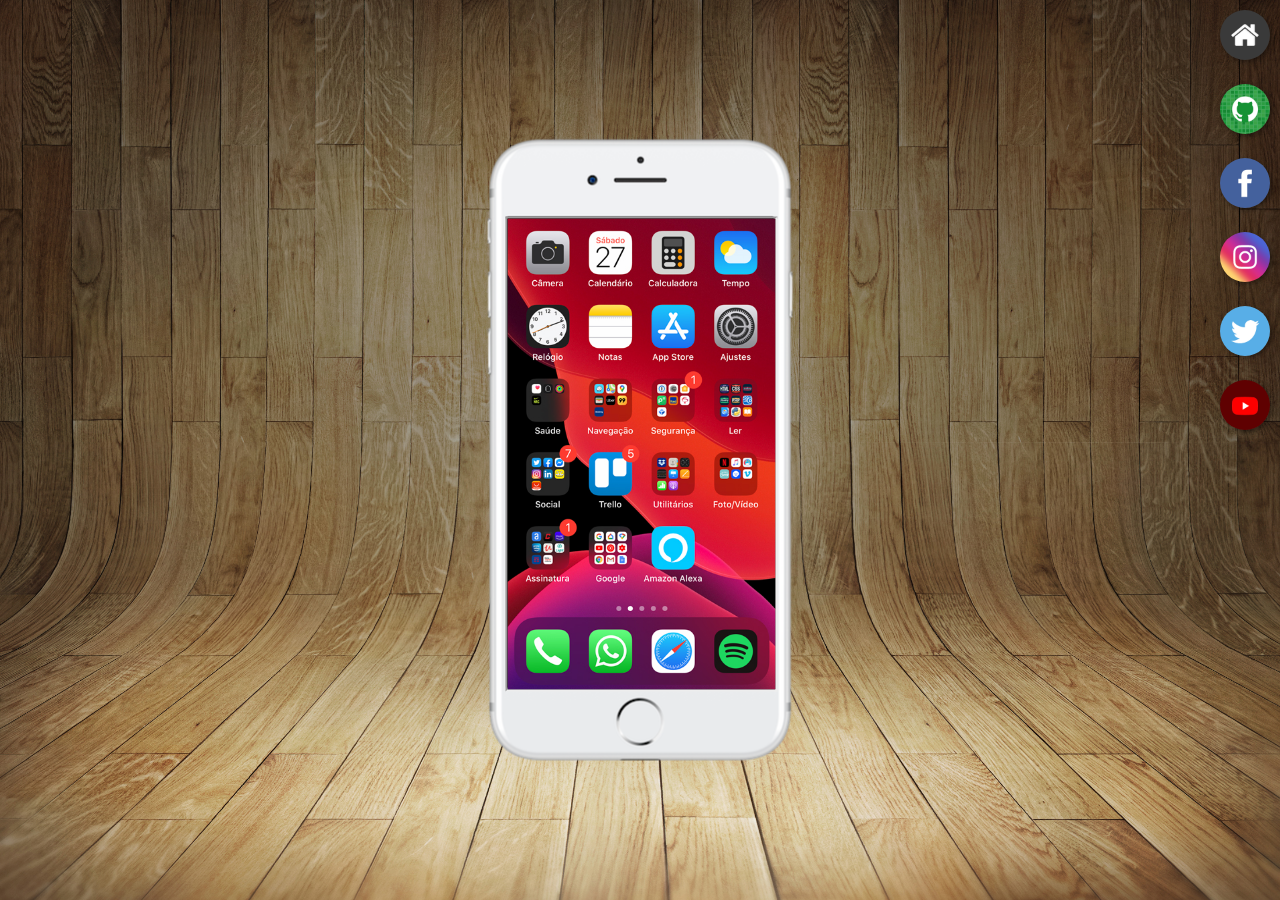
<file: index.html>
<!DOCTYPE html>
<html lang="pt-br">
<head>
    <meta charset="UTF-8">
    <meta name="viewport" content="width=device-width, initial-scale=1.0">
    <link rel="stylesheet" href="estilos/style.css">
    <title>Projeto Redes Sociais</title>
    <link rel="shortcut icon" href="favicon.ico" type="image/x-icon">
</head>
<body>
    <main>
        <section id="telefone">
            <iframe src="home.html" name="tela" id="tela"></iframe>
        </section>
        <section id="redes-sociais">
            <a href="home.html" target="tela"><img src="imagens/logo-home.jpg" alt=""></a><br>
            <a href="github.html" target="tela"><img src="imagens/logo-github.jpg" alt=""></a><br>
            <a href="facebook.html" target="tela"><img src="imagens/logo-facebook.jpg" alt=""></a><br>
            <a href="instagram.html" target="tela"><img src="imagens/logo-instagram.jpg" alt=""></a><br>
            <a href="twitter.html" target="tela"><img src="imagens/logo-twitter.jpg" alt=""></a><br>
            <a href="youtube.html" target="tela"><img src="imagens/logo-youtube.jpg" alt=""></a>

        </section>
    </main>
</body>
</html>
</file>
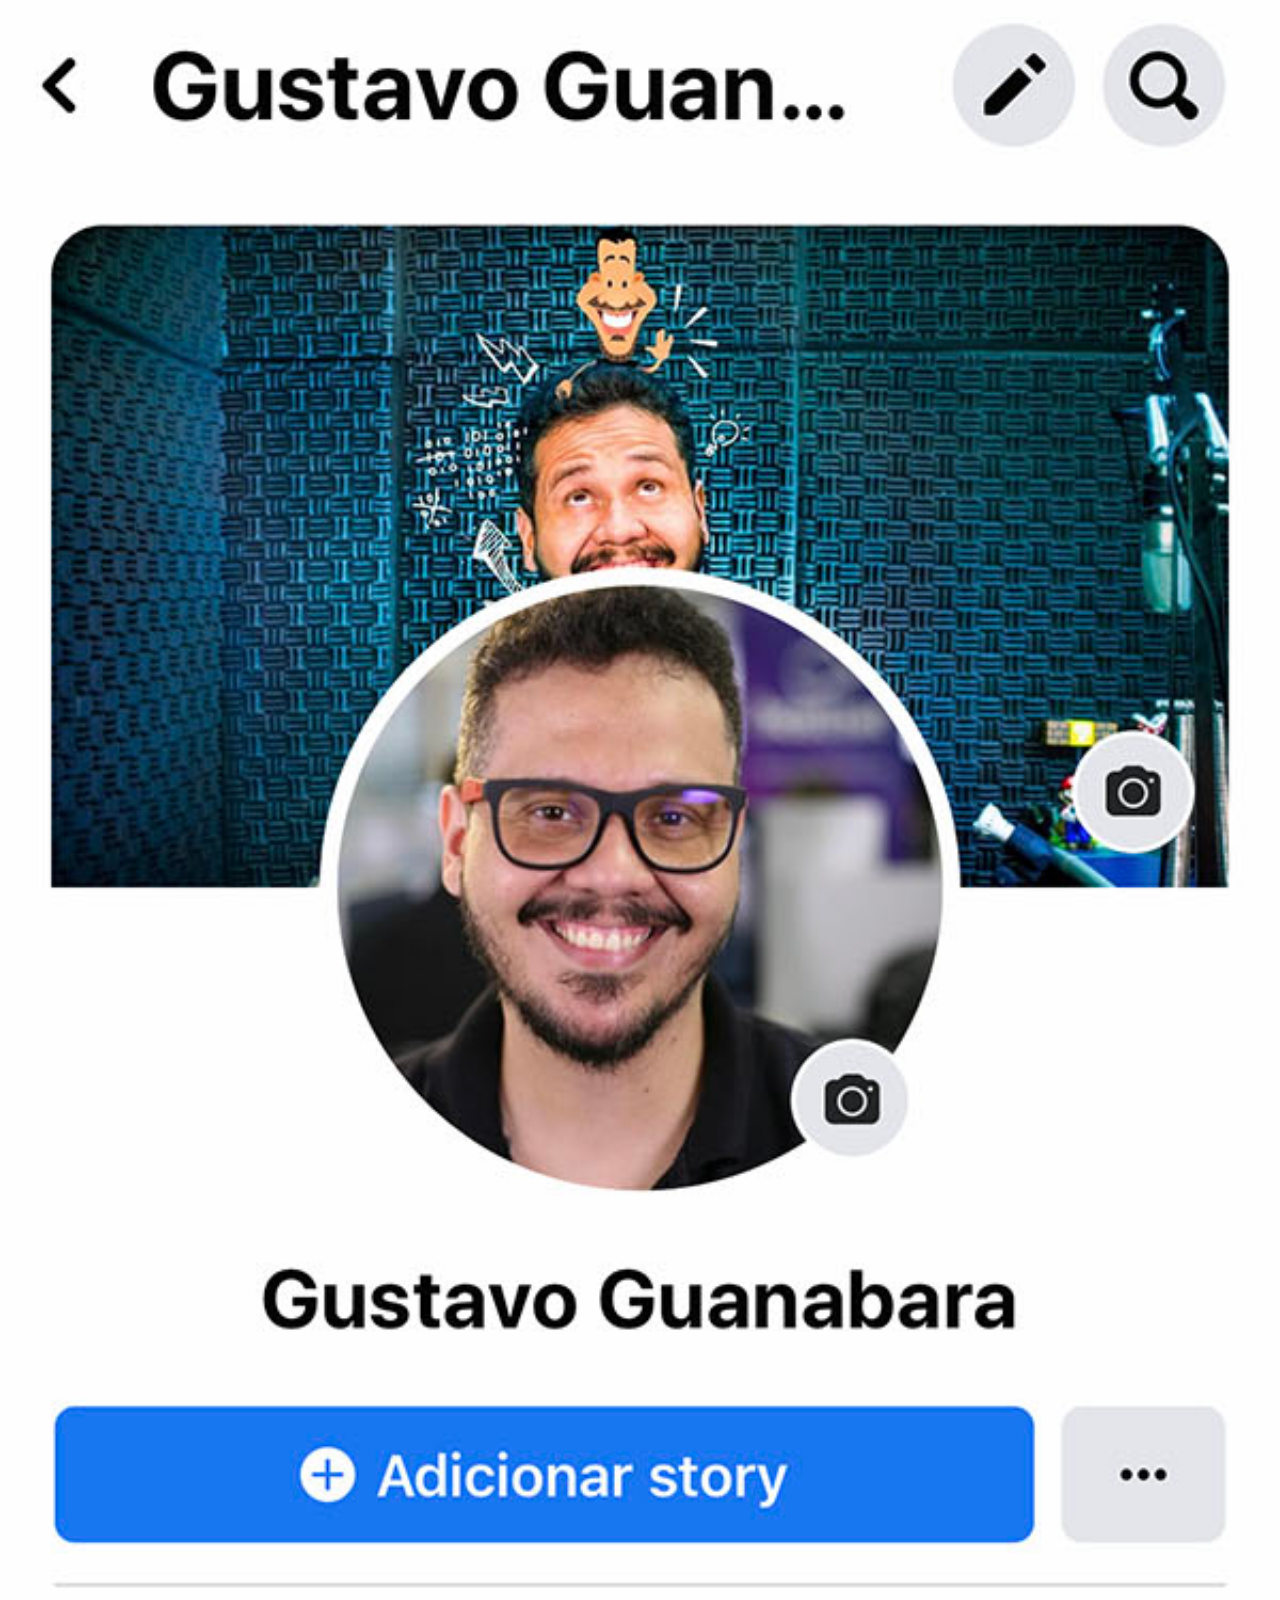
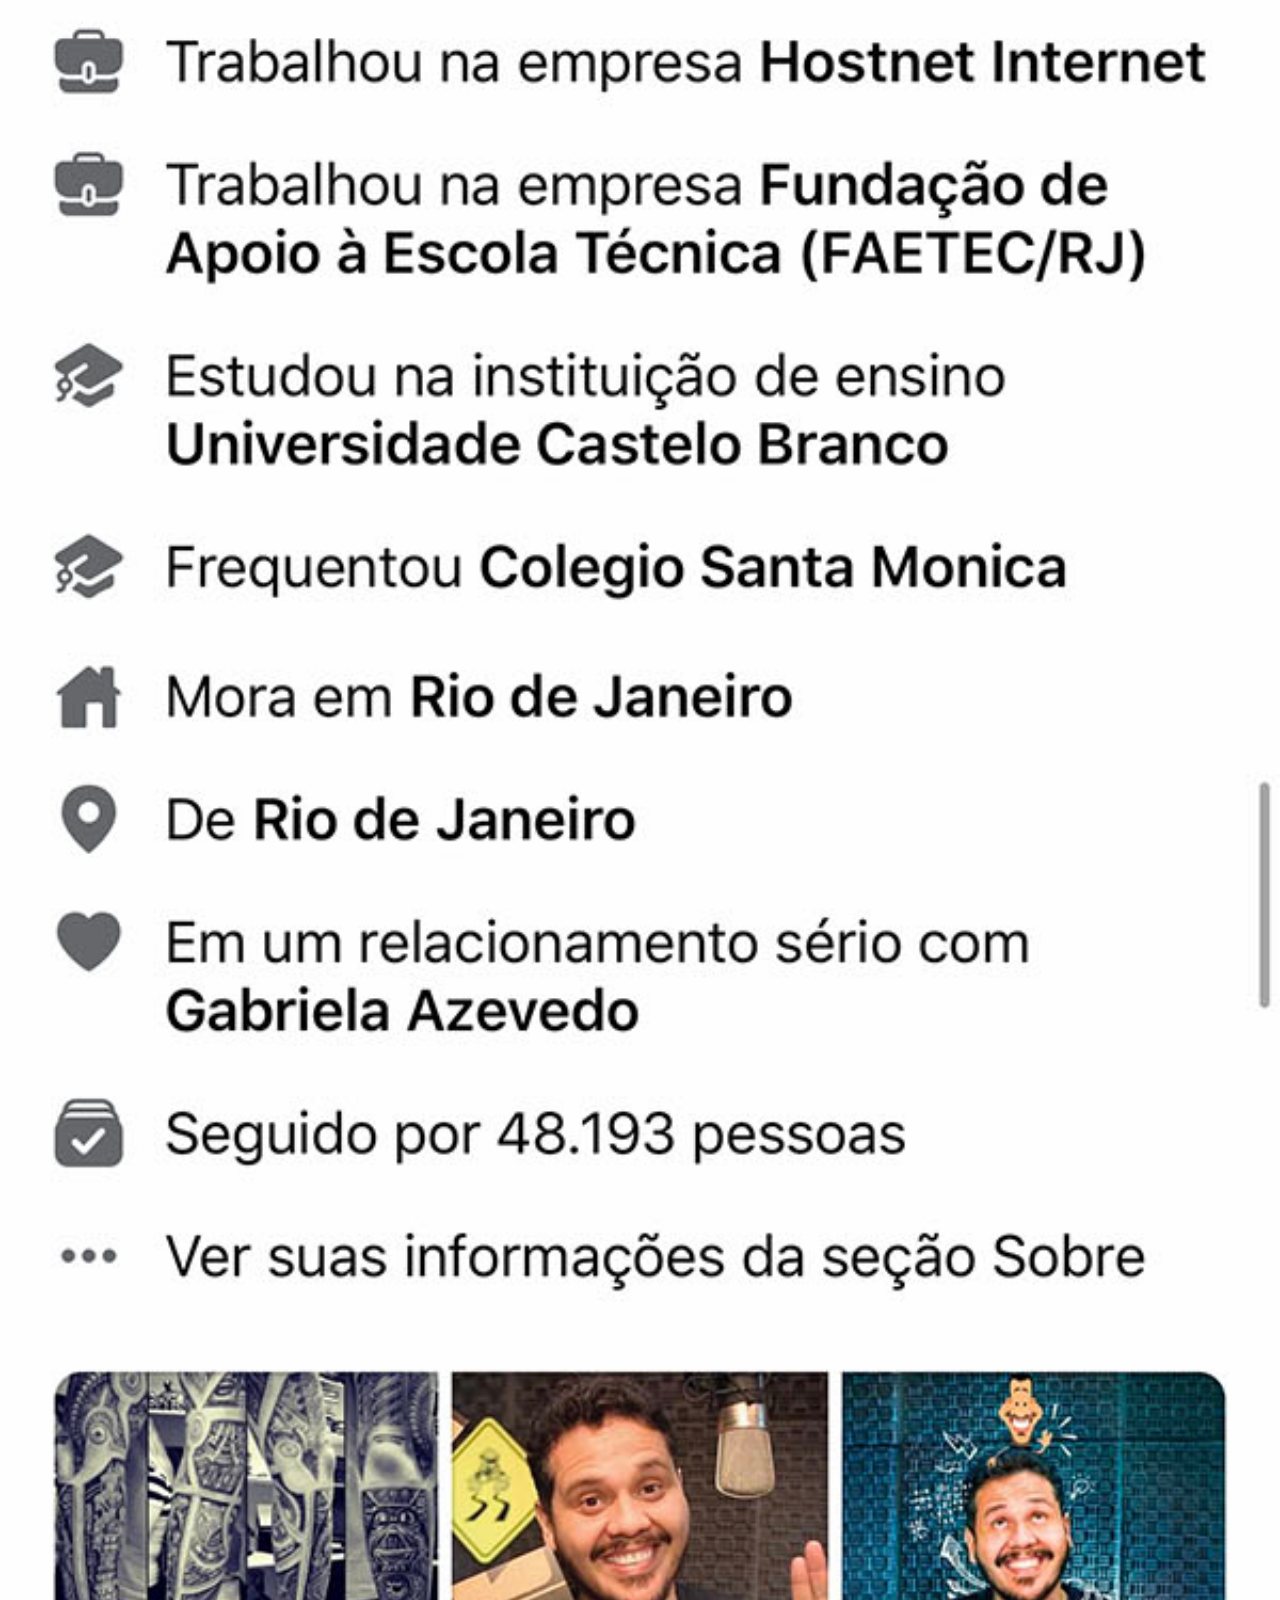
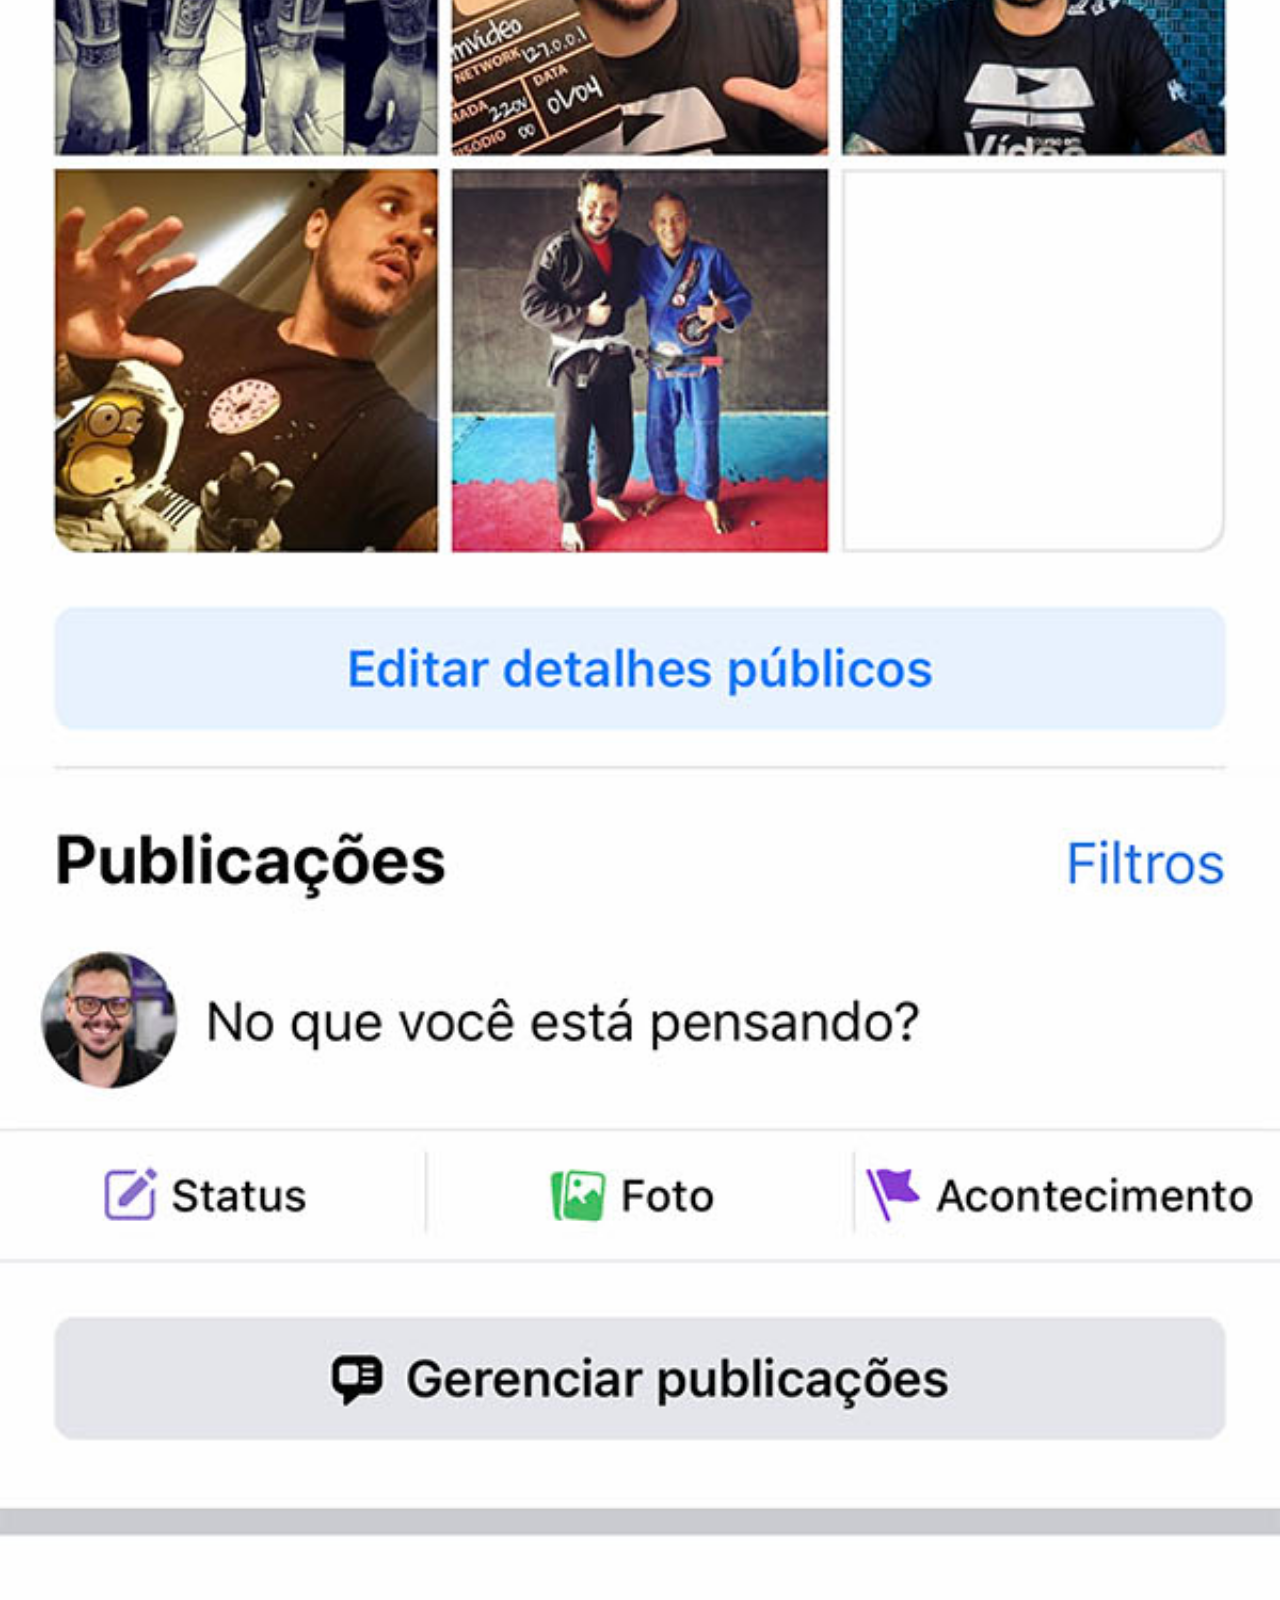
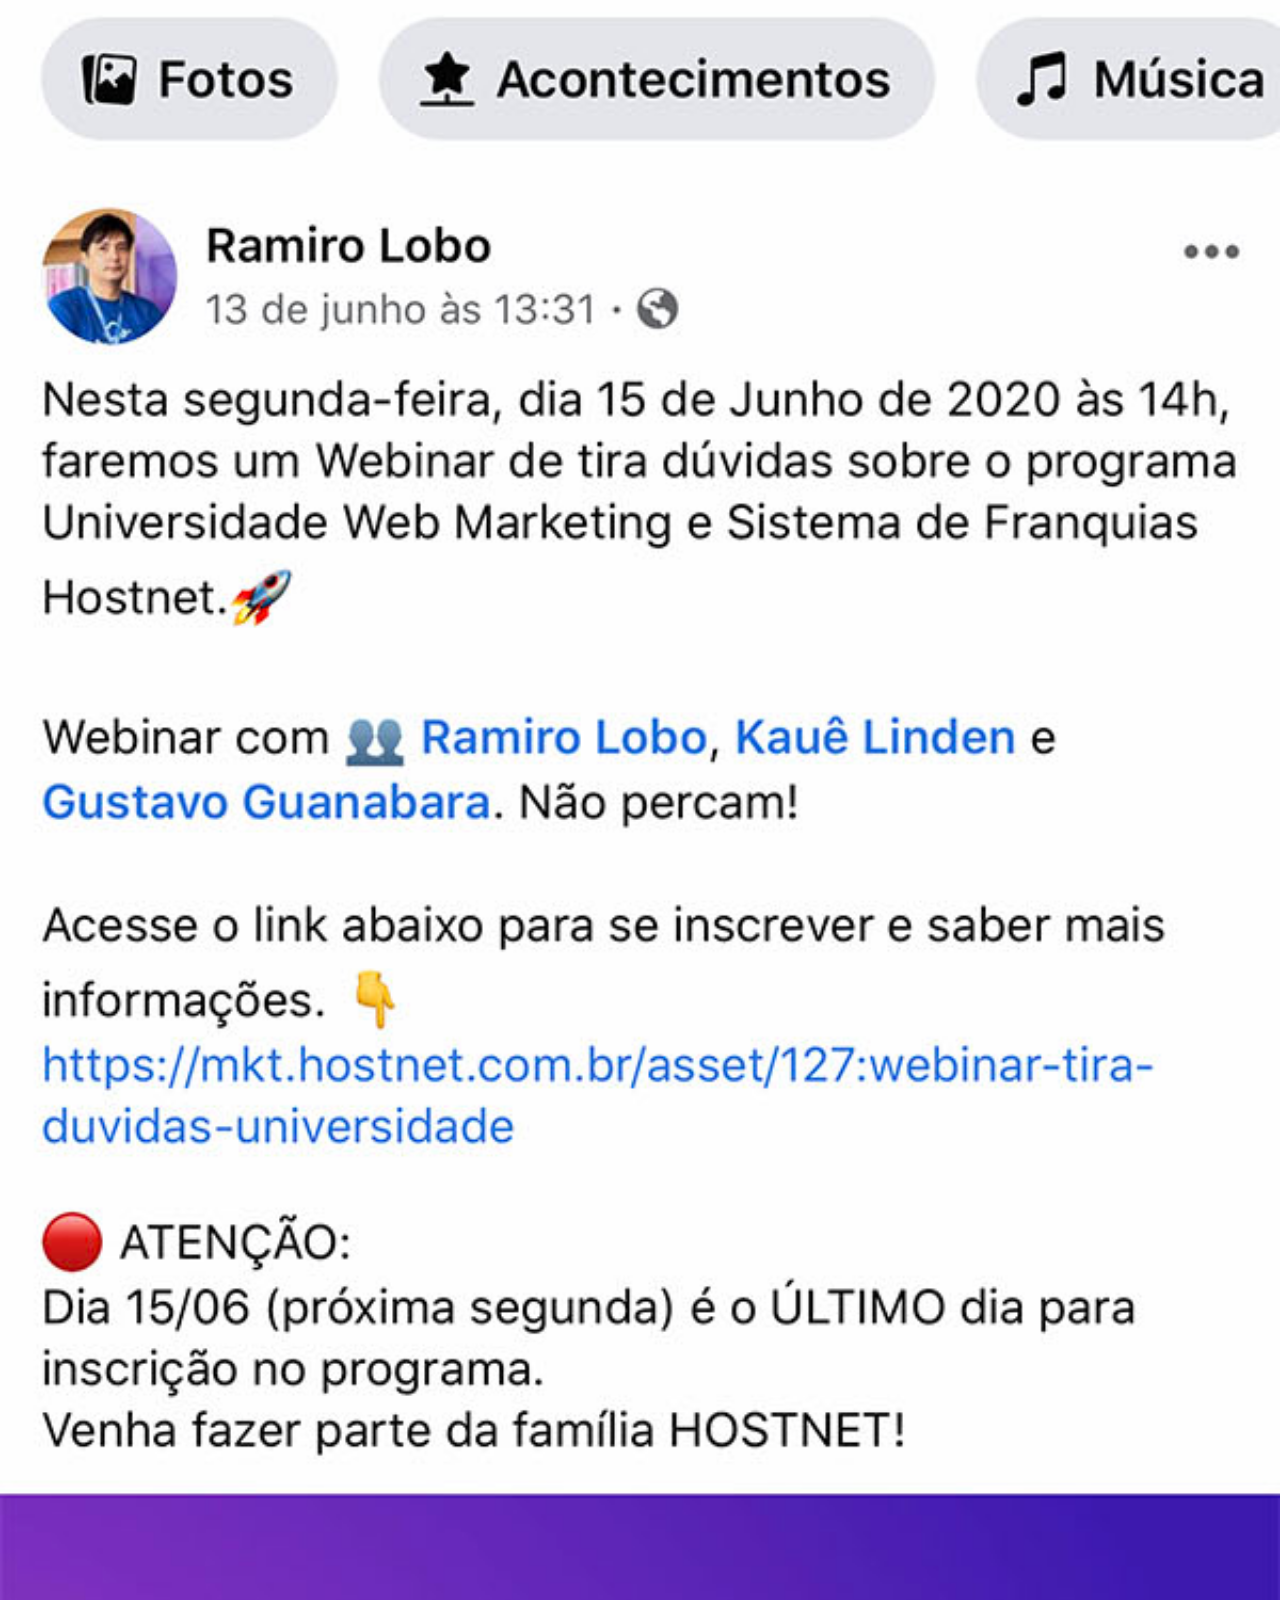
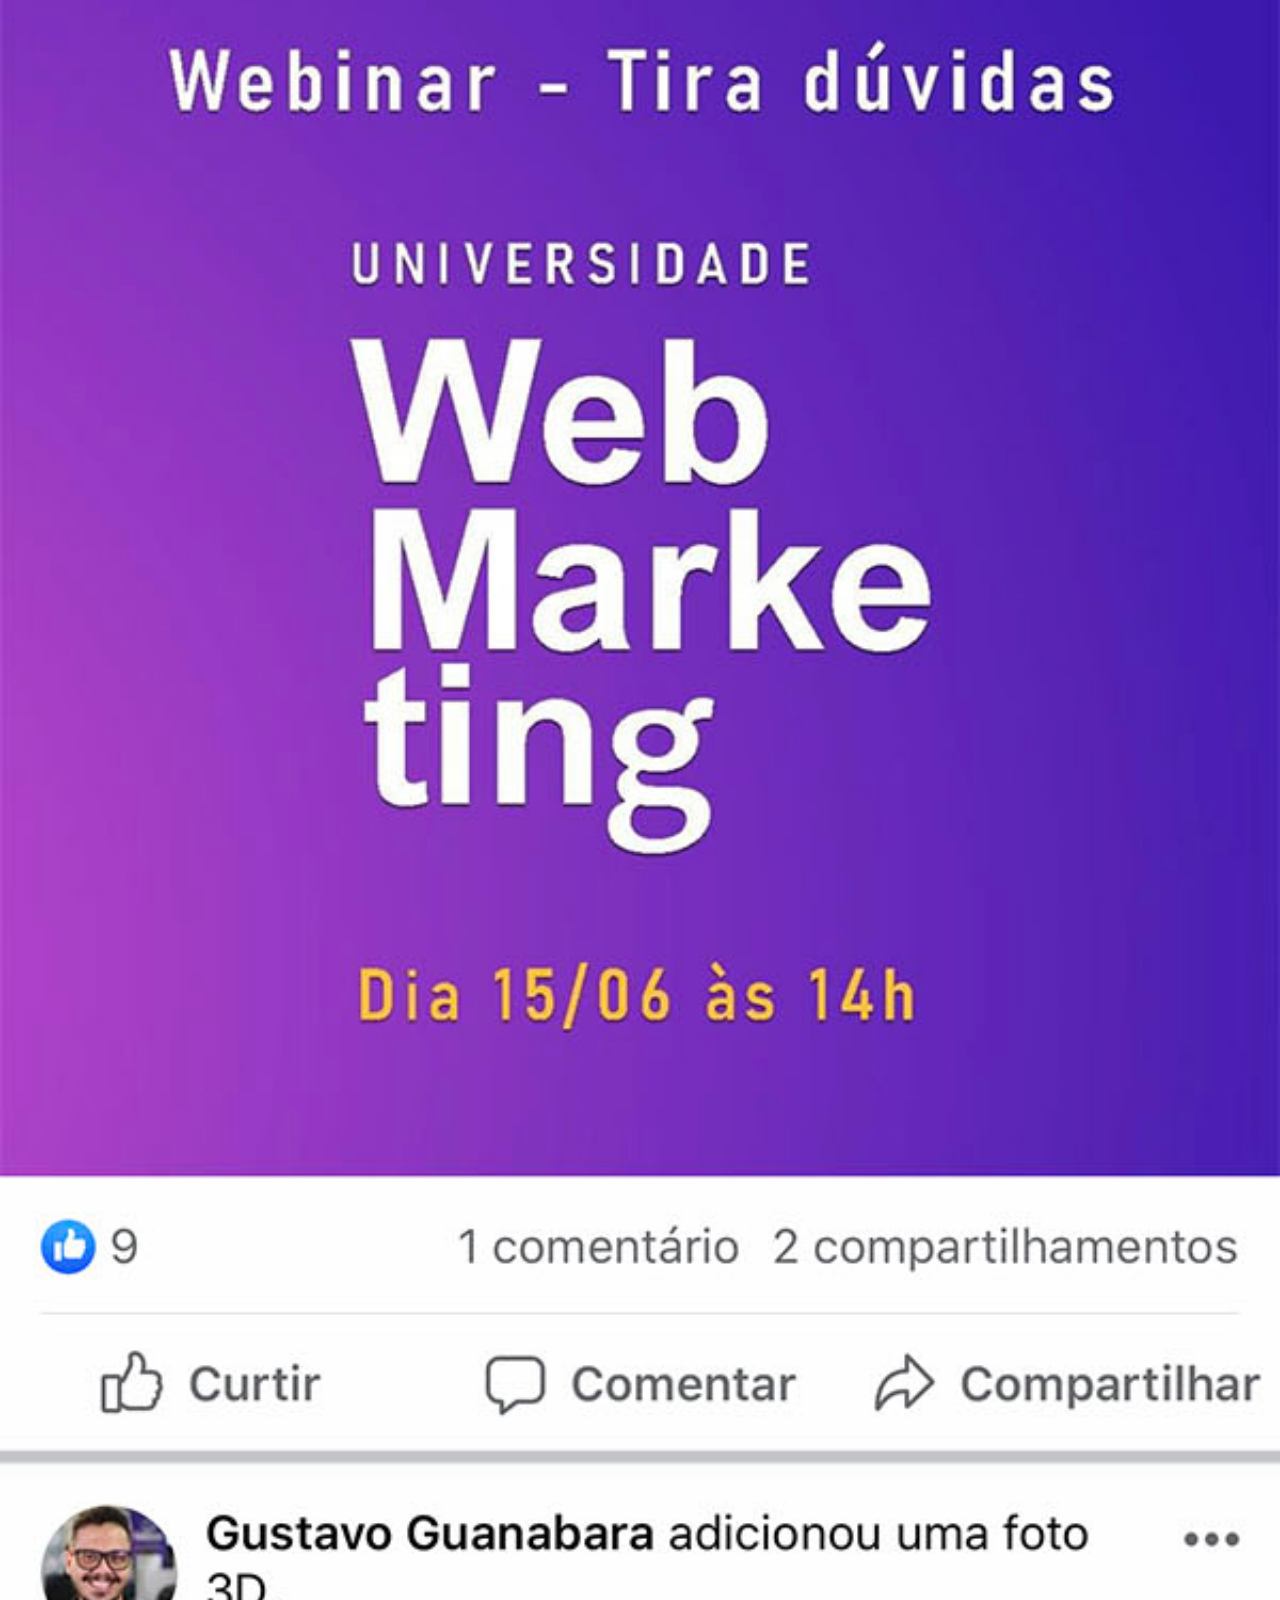
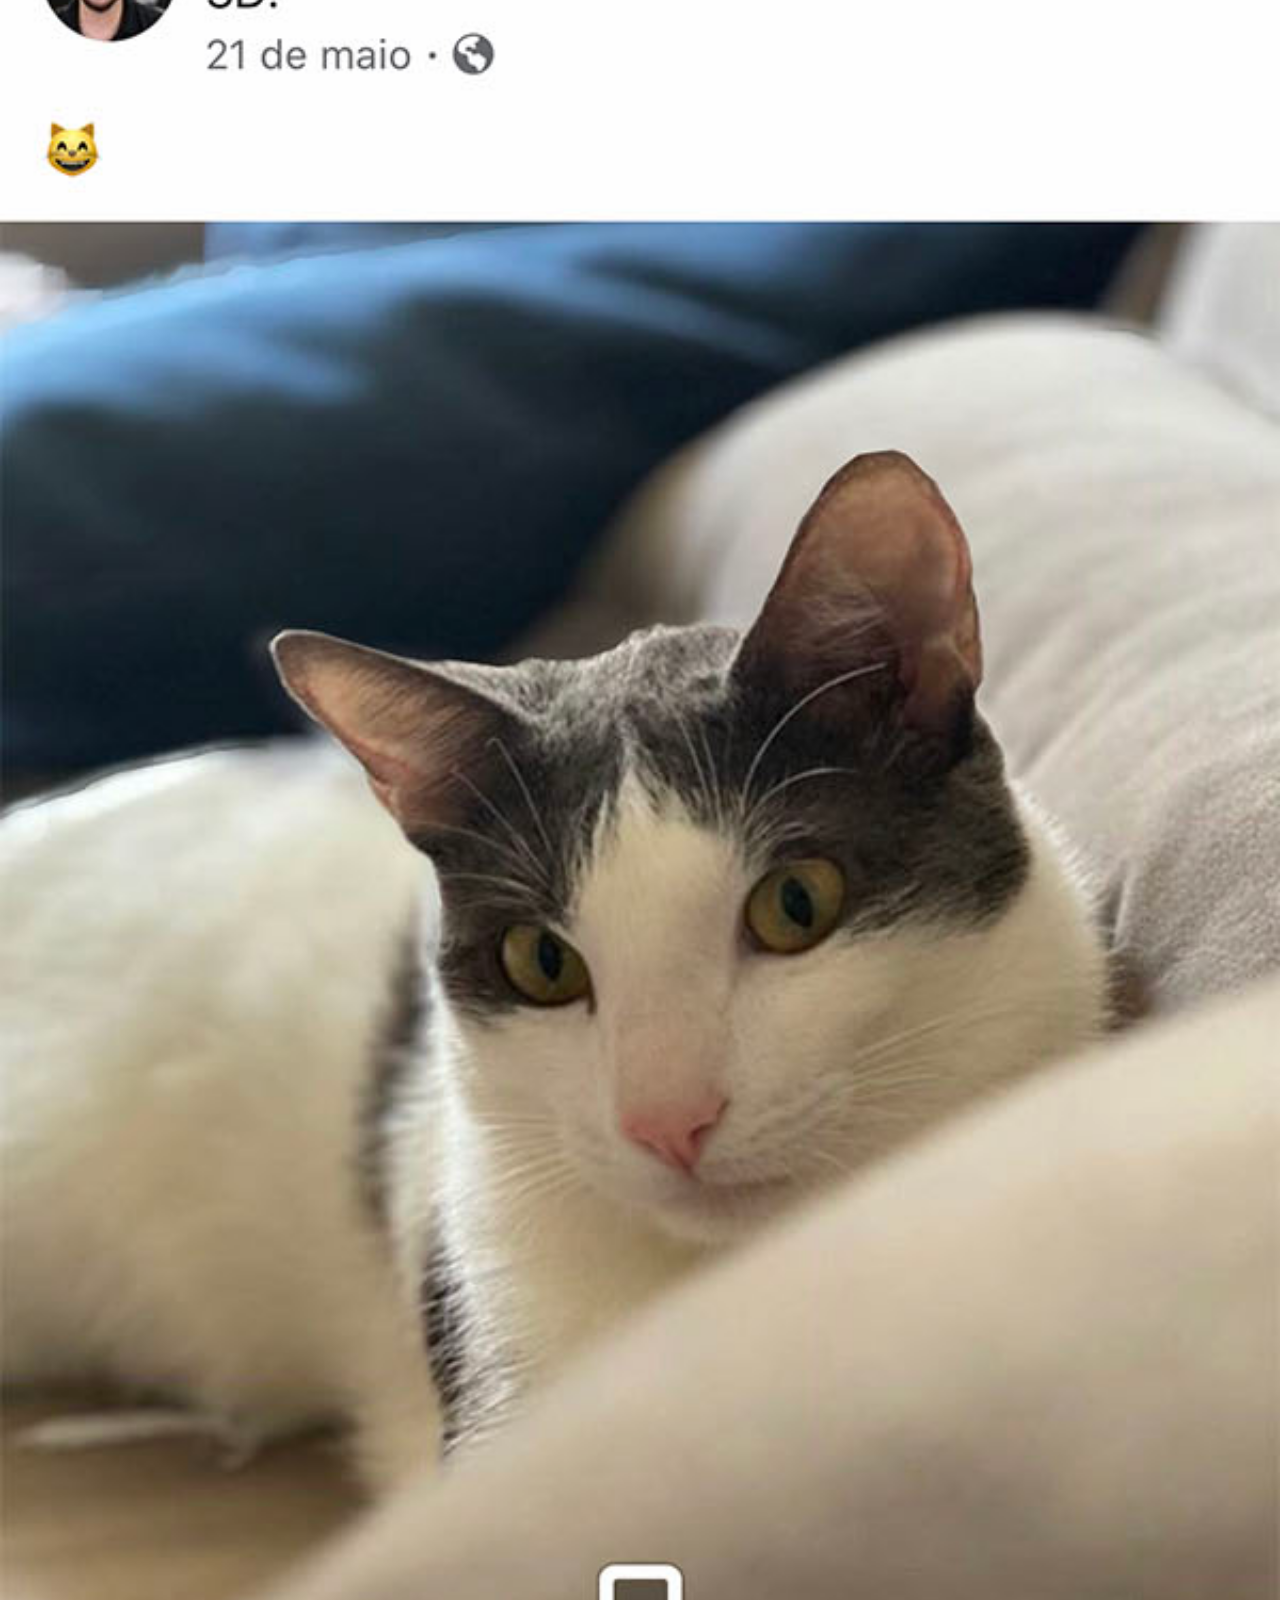
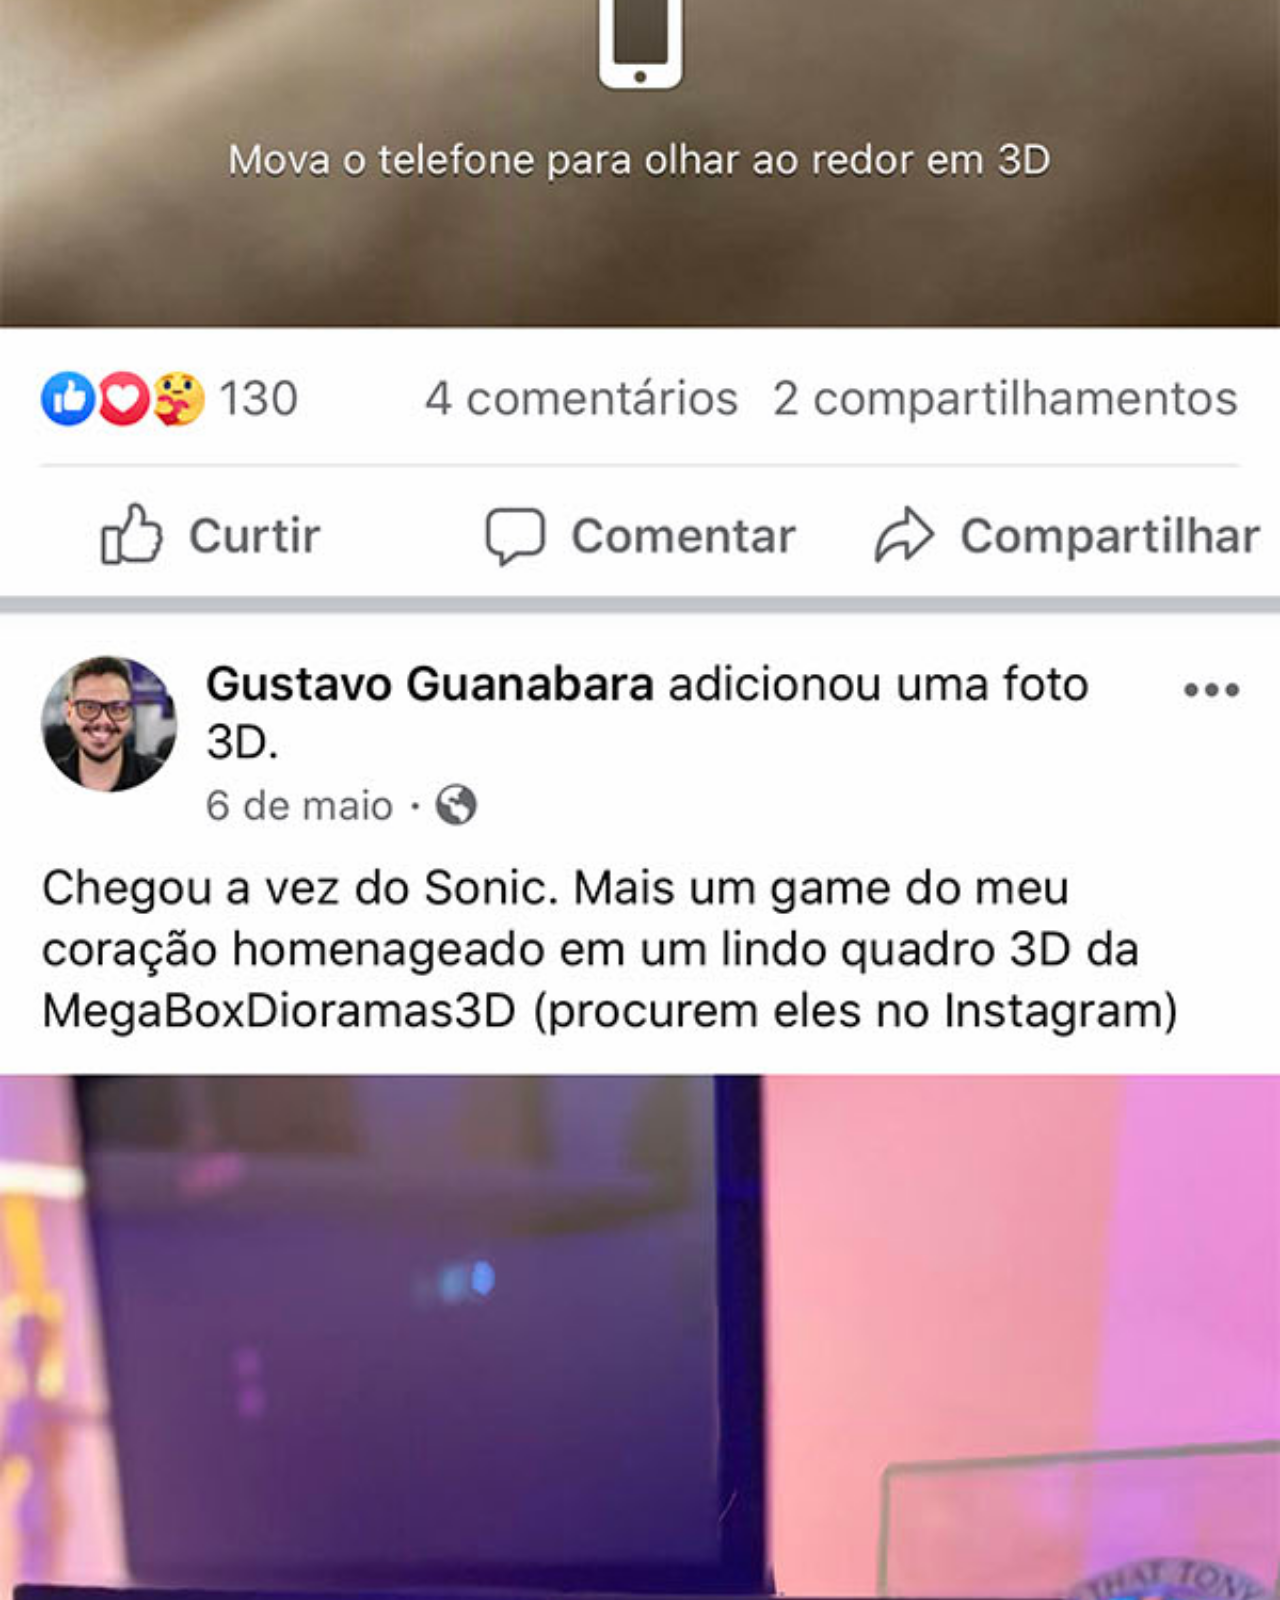
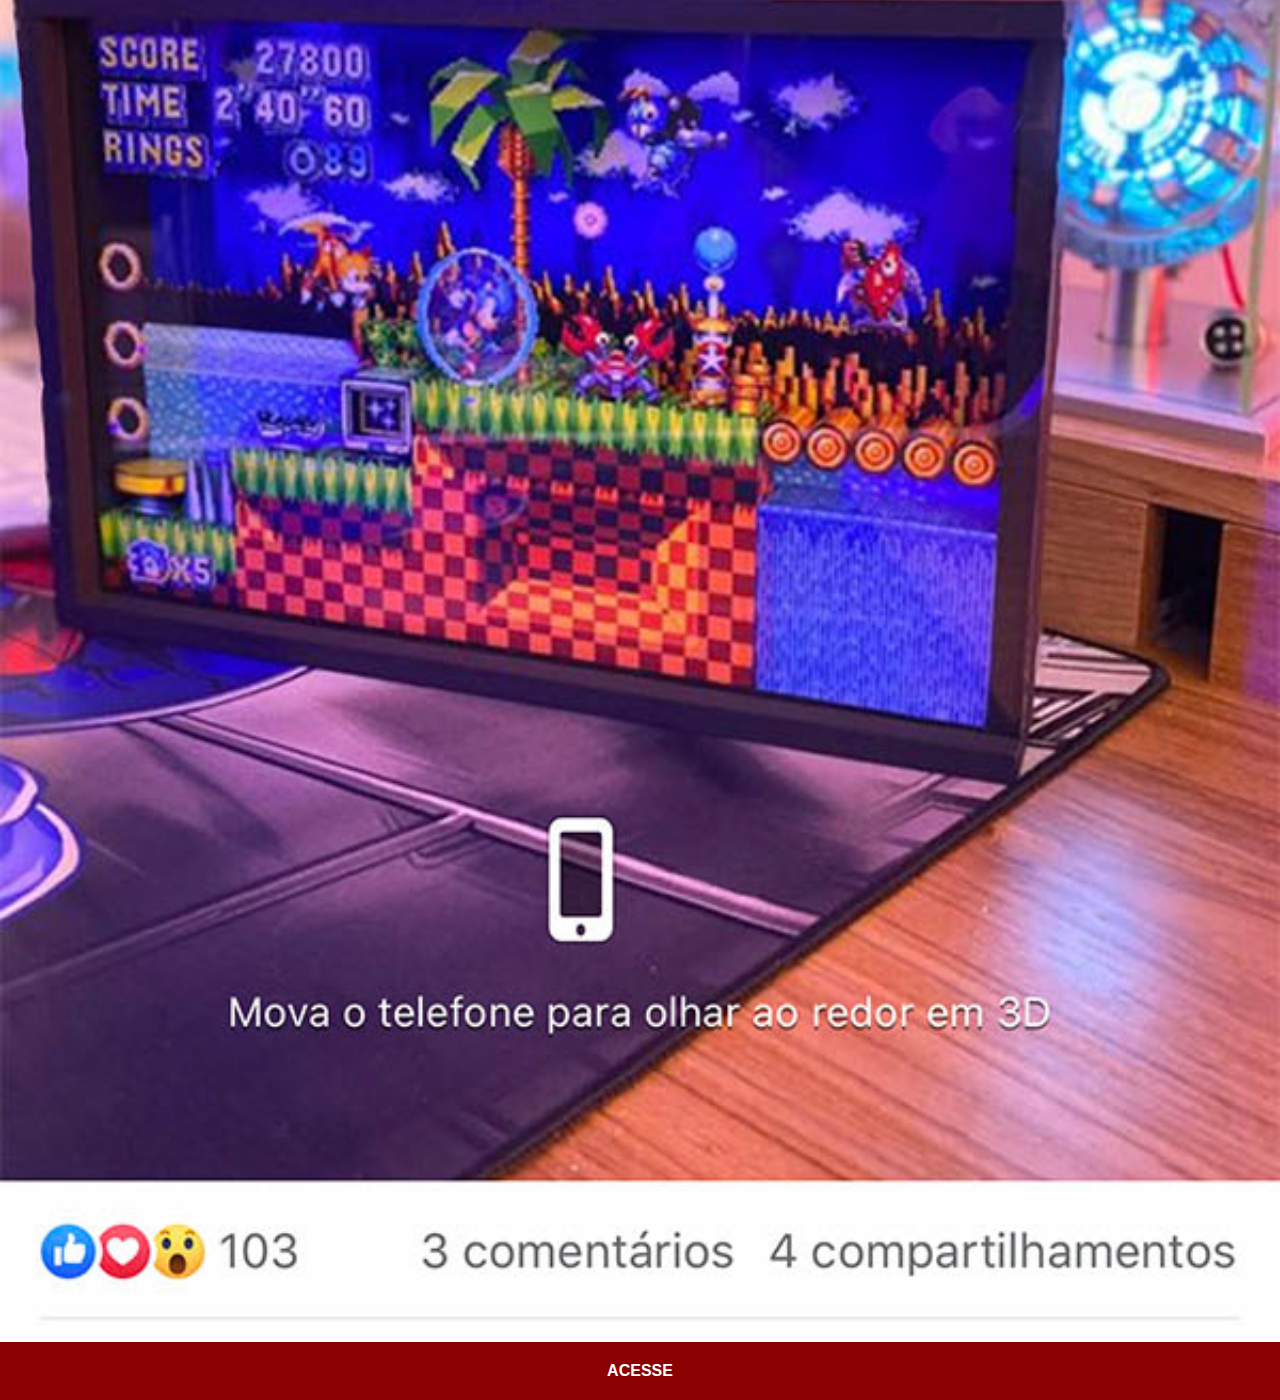
<file: facebook.html>
<!DOCTYPE html>
<html lang="pt-br">
<head>
    <meta charset="UTF-8">
    <meta name="viewport" content="width=device-width, initial-scale=1.0">
    <link rel="stylesheet" href="estilos/social.css">
    <title>Facebook</title>
</head>
<body>
    <img src="imagens/tela-facebook.jpg" alt="Facebook">
    <a href="https://www.facebook.com/gustavoguanabara/" target="_blank">ACESSE</a>
</body>
</html>
</file>
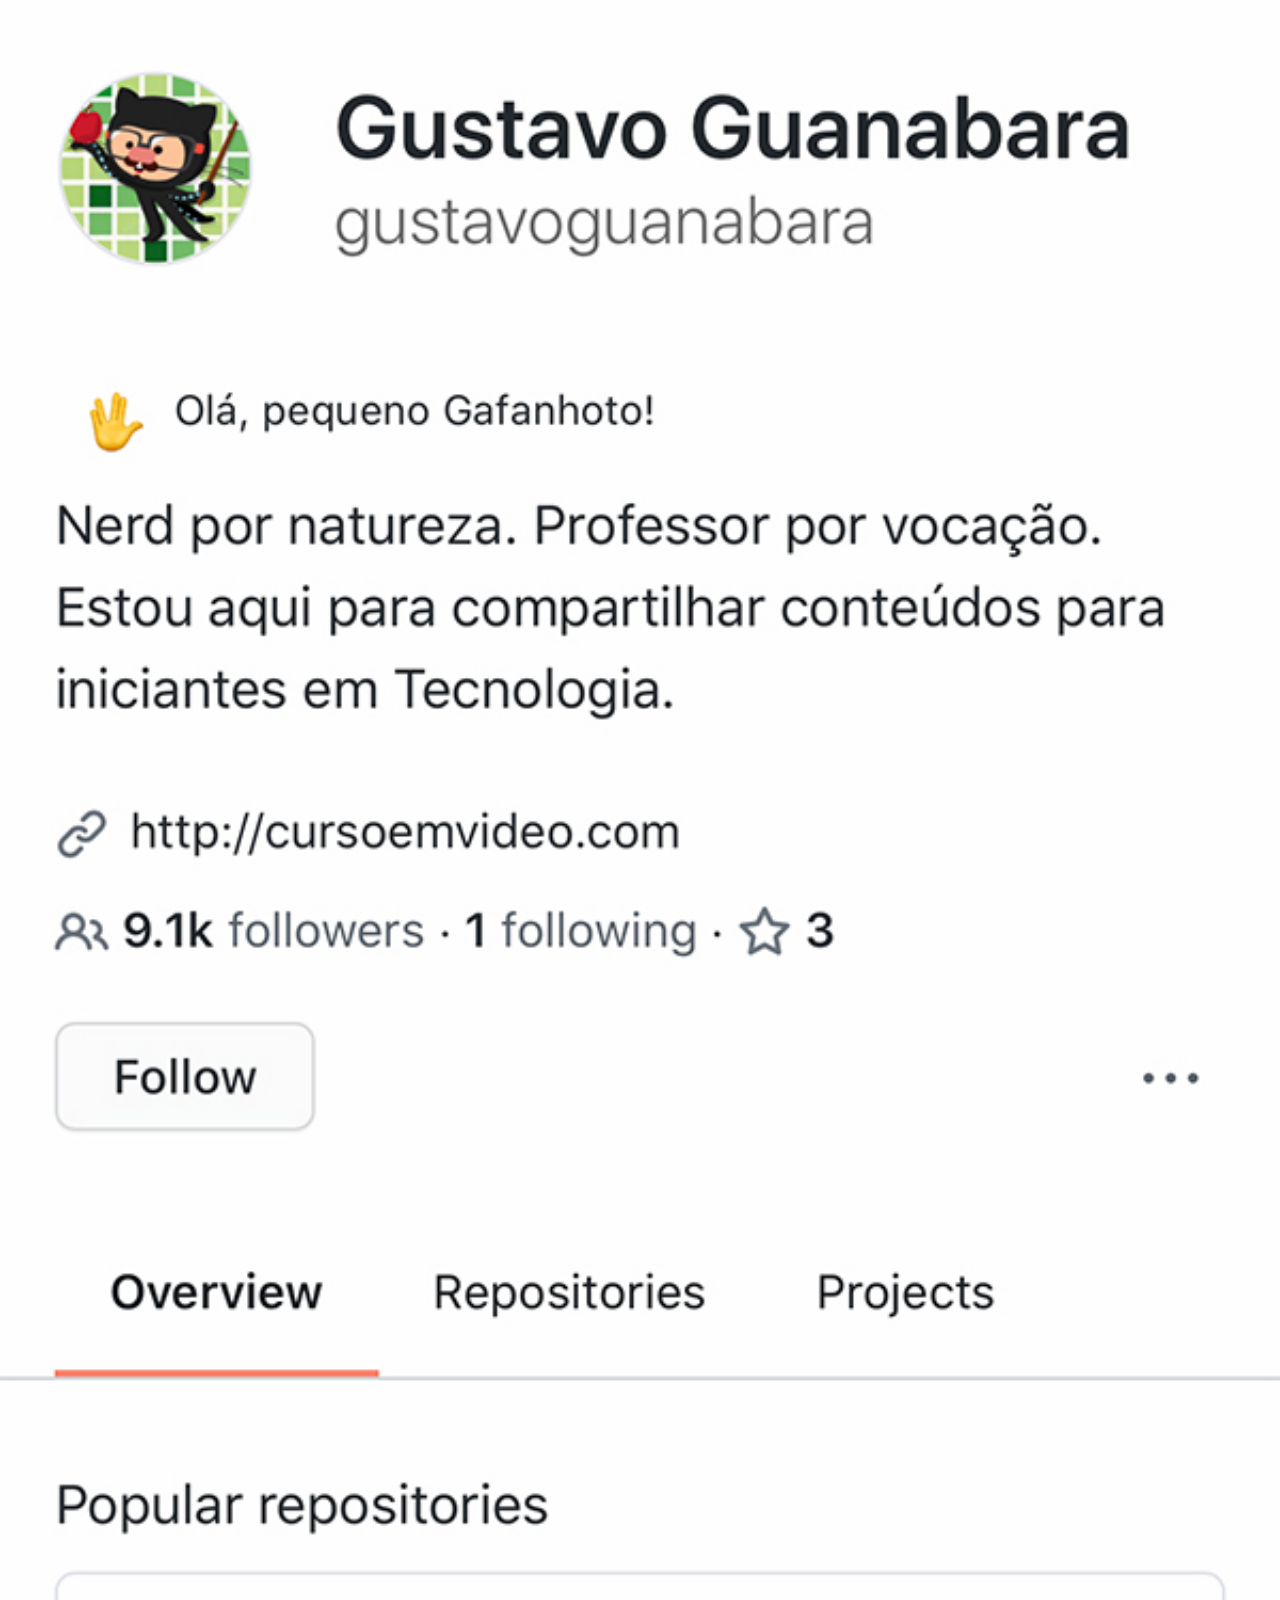
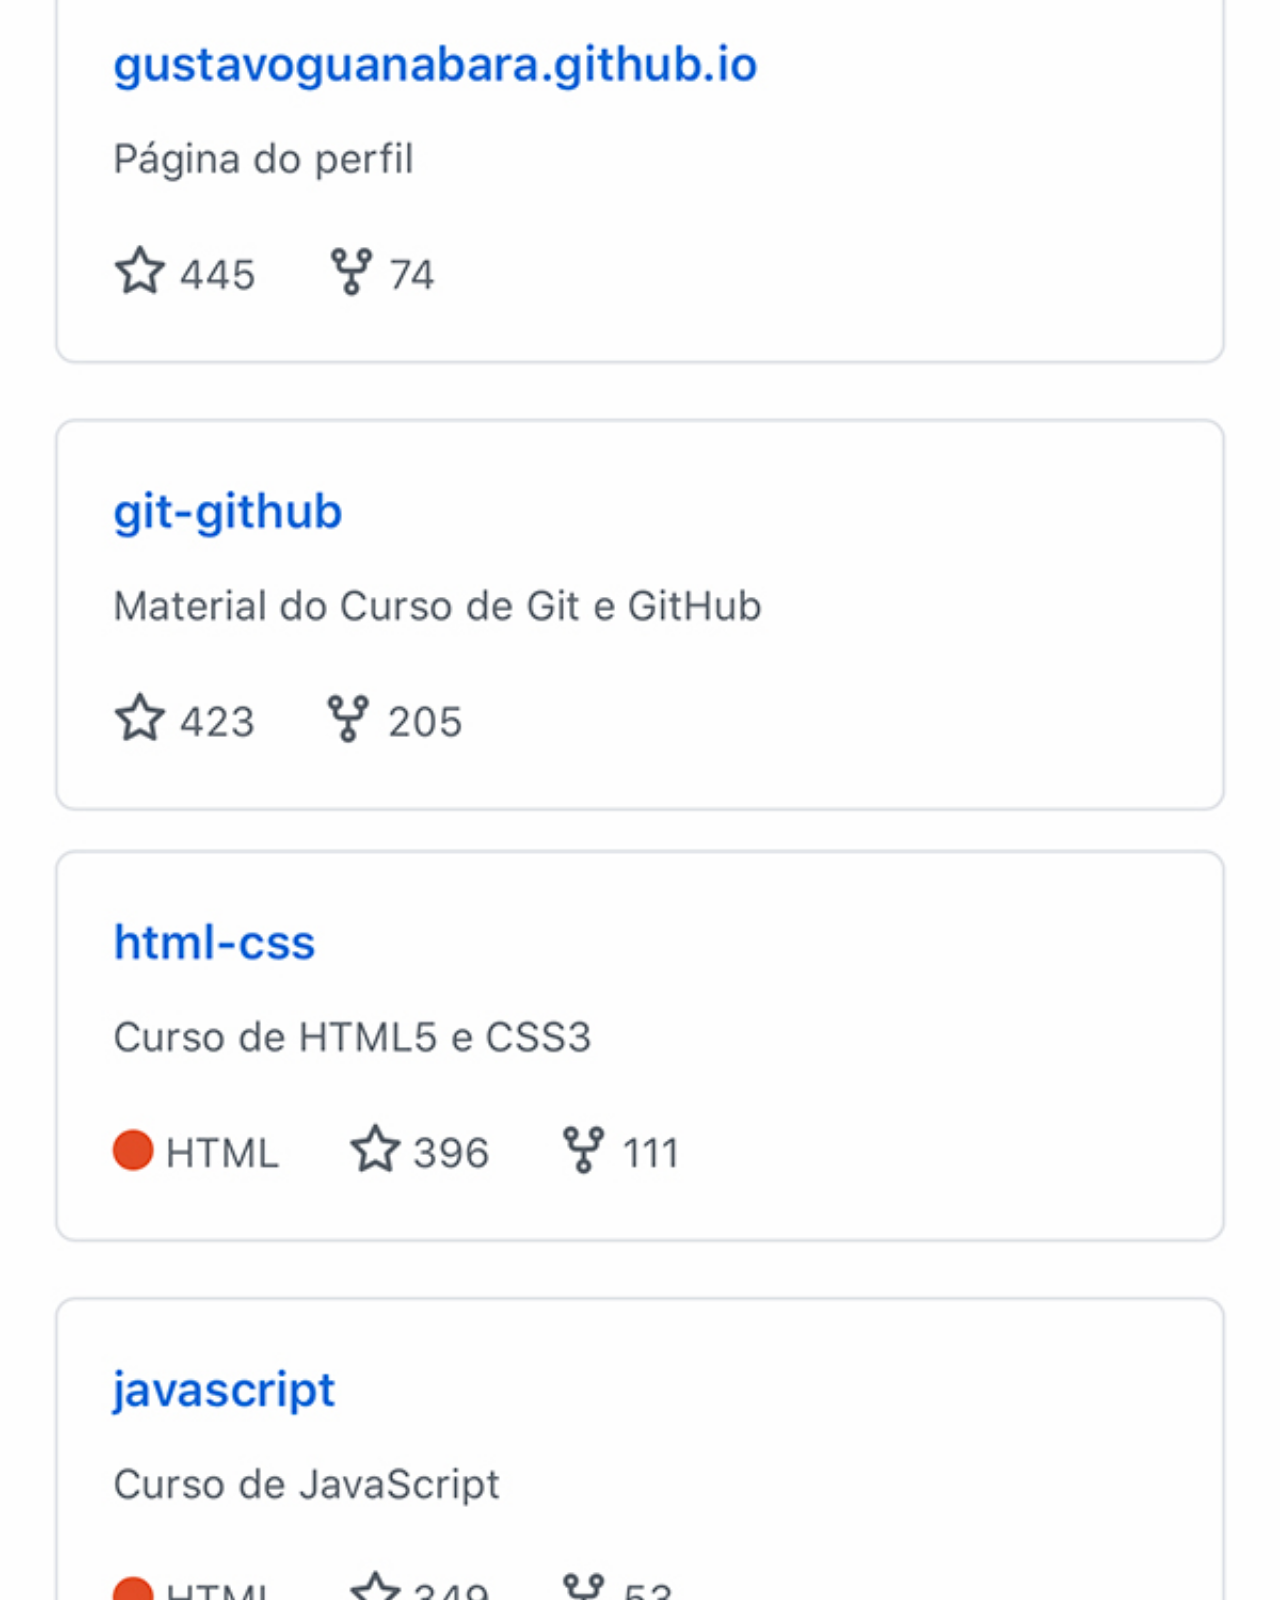
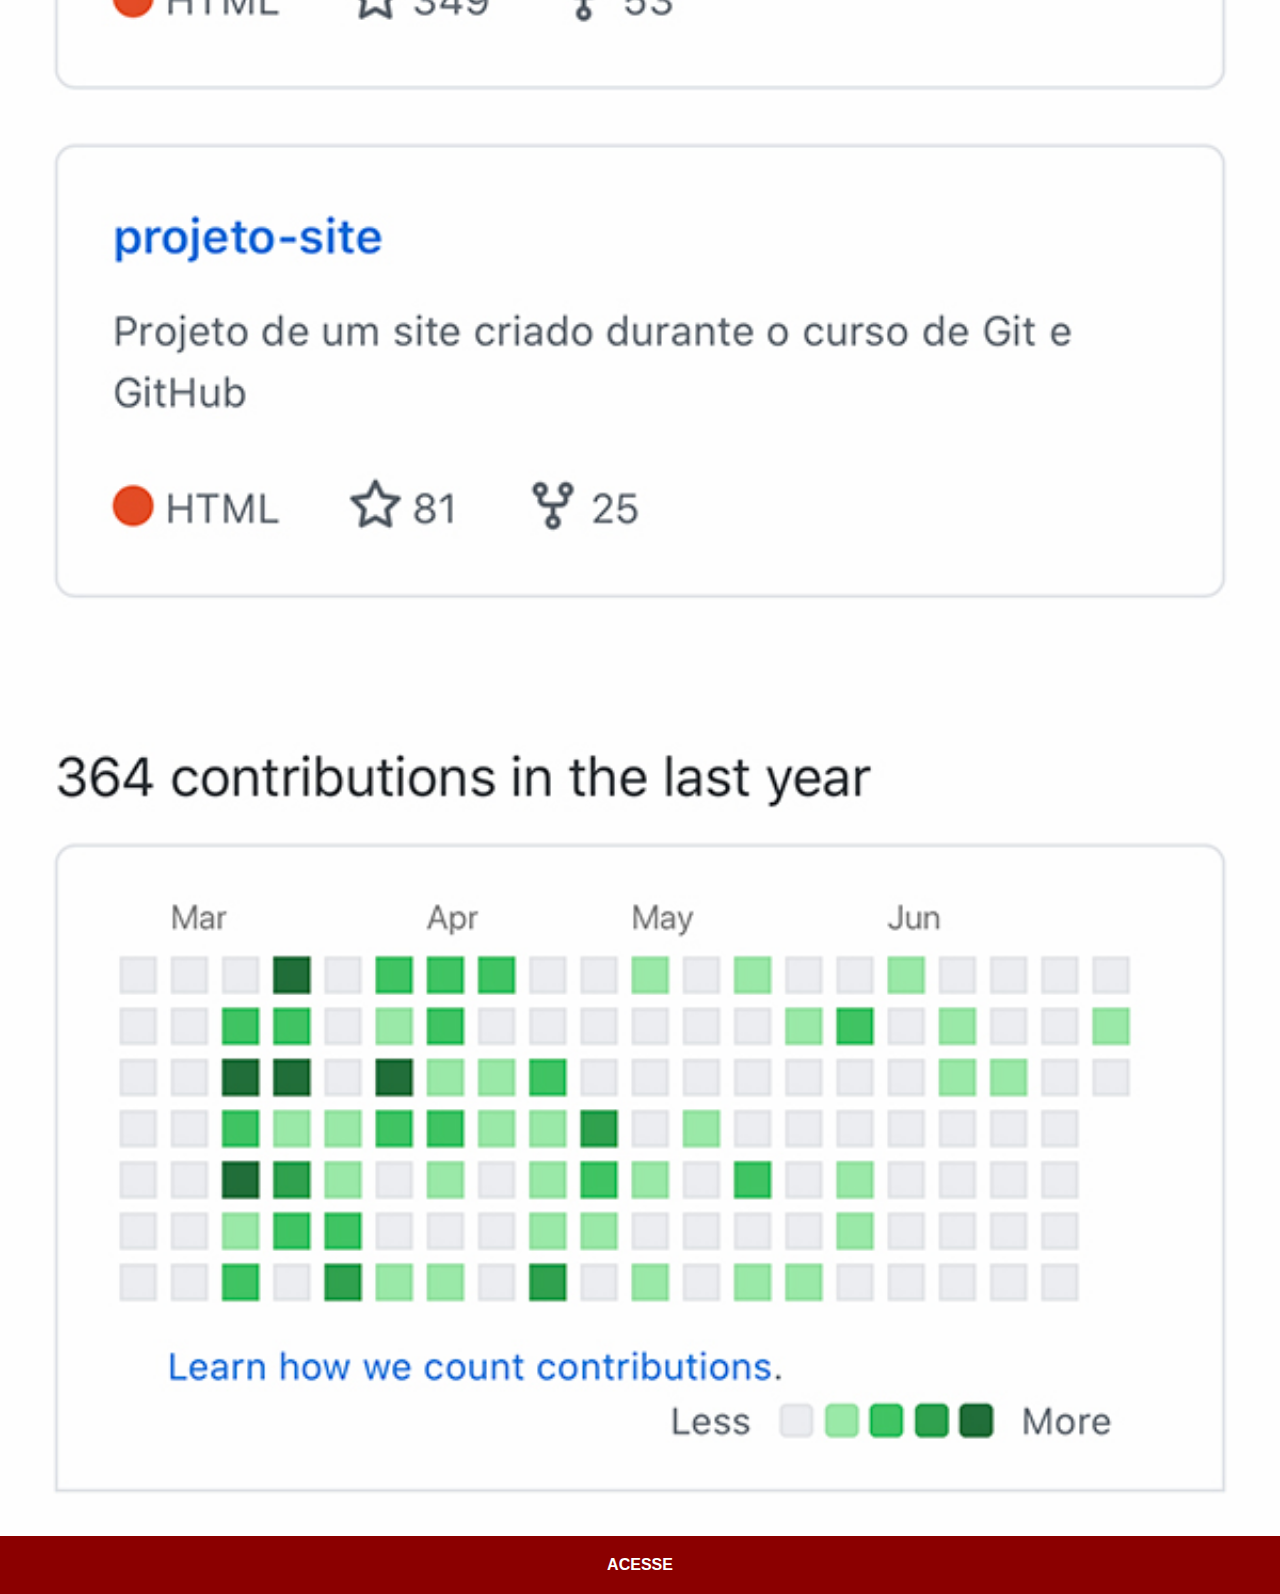
<file: github.html>
<!DOCTYPE html>
<html lang="pt-br">
<head>
    <meta charset="UTF-8">
    <meta name="viewport" content="width=device-width, initial-scale=1.0">
    <link rel="stylesheet" href="estilos/social.css">
    <title>GitHub</title>
</head>
<body>
    <img src="imagens/tela-github.jpg" alt="GitHub">
    <a href="https://github.com/gustavoguanabara" target="_blank">ACESSE</a>
</body>
</html>
</file>
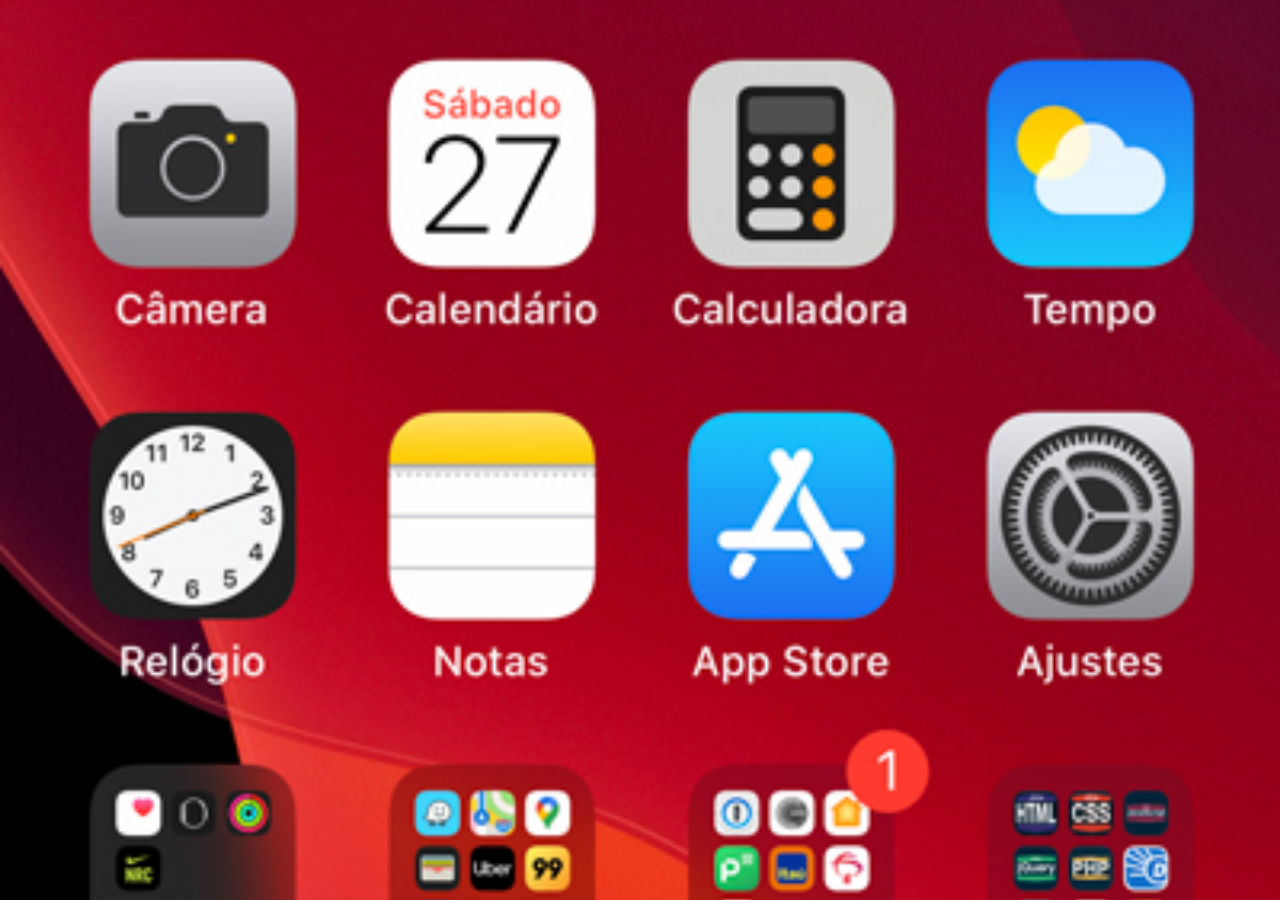
<file: home.html>
<!DOCTYPE html>
<html lang="pt-br">
<head>
    <meta charset="UTF-8">
    <meta name="viewport" content="width=device-width, initial-scale=1.0">
    <title>home</title>
</head>
<style>
    * {
        margin: 0px;
        padding: 0px;
    }

    body {
        width: 100vw;
        height: 100vh;
        background: black url('imagens/tela-home.jpg') no-repeat top center;
        background-size: cover;
    }
</style>
<body>
    
</body>
</html>
</file>
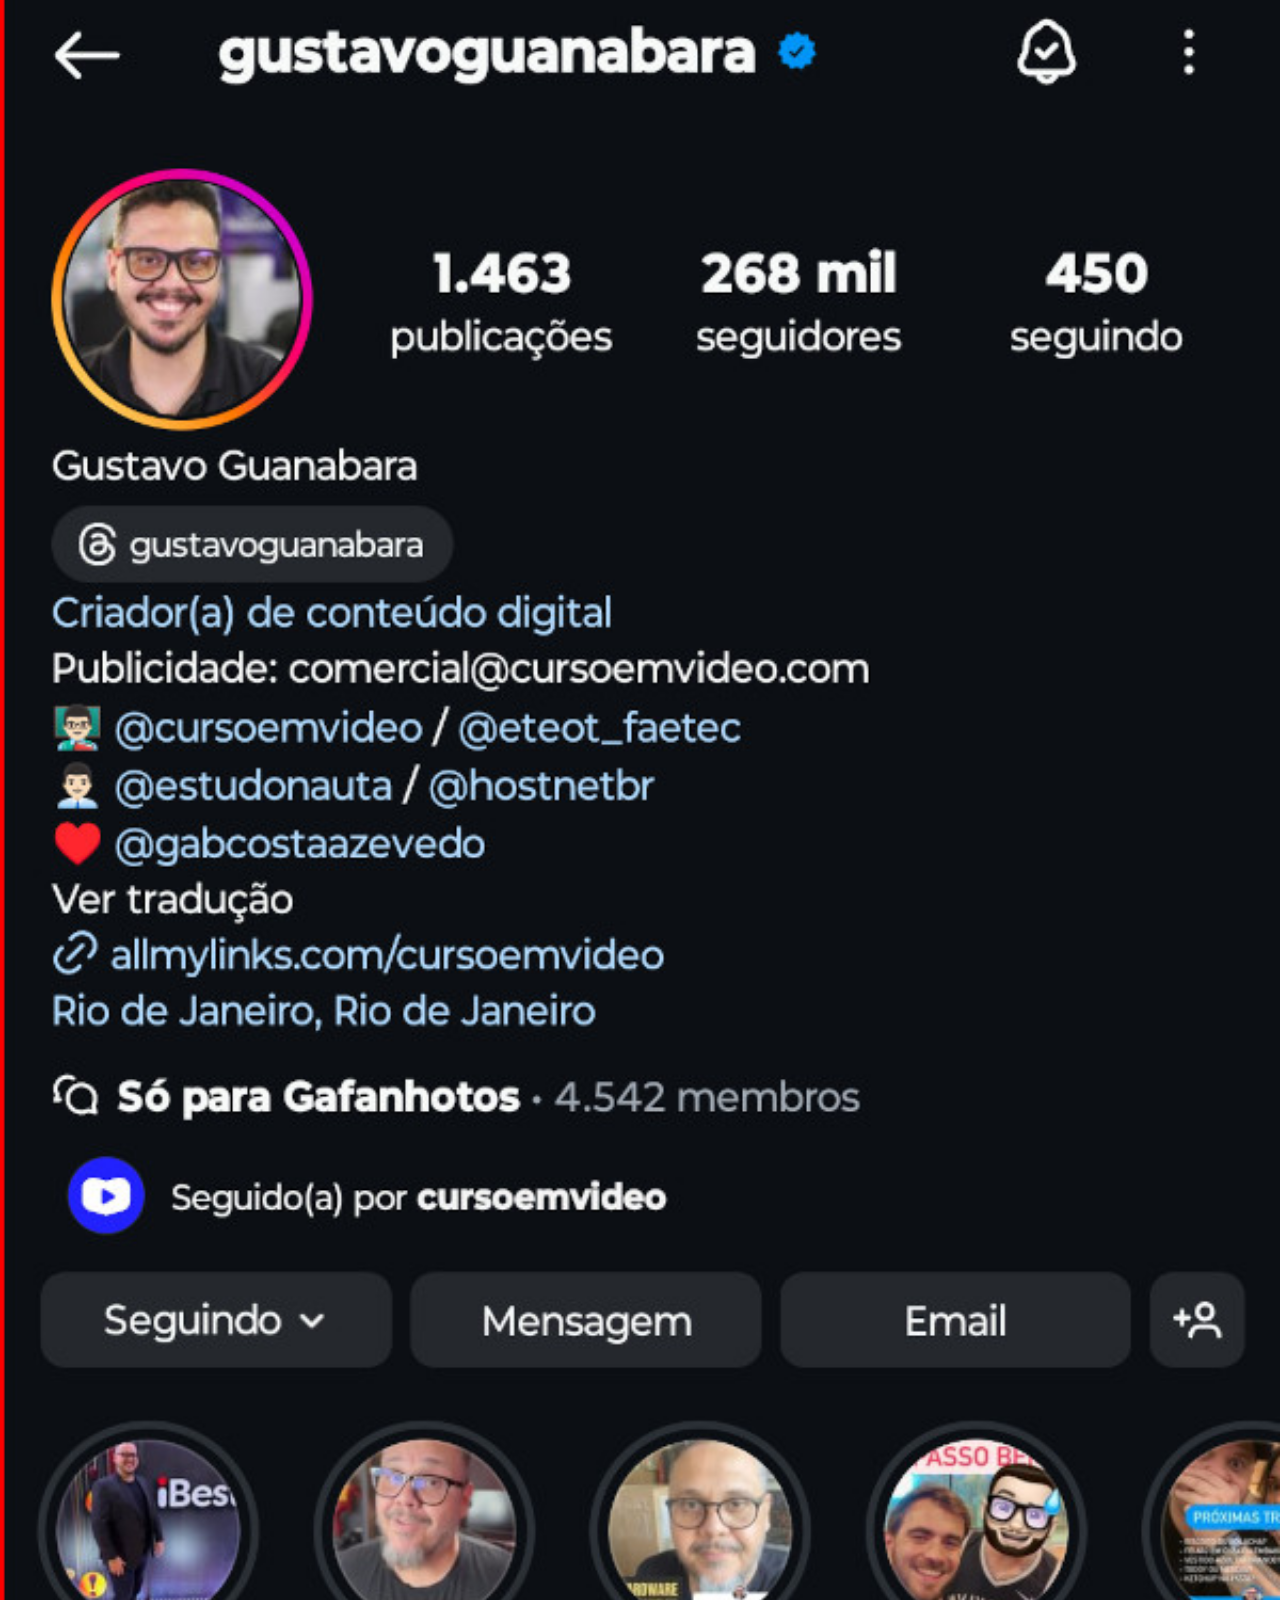
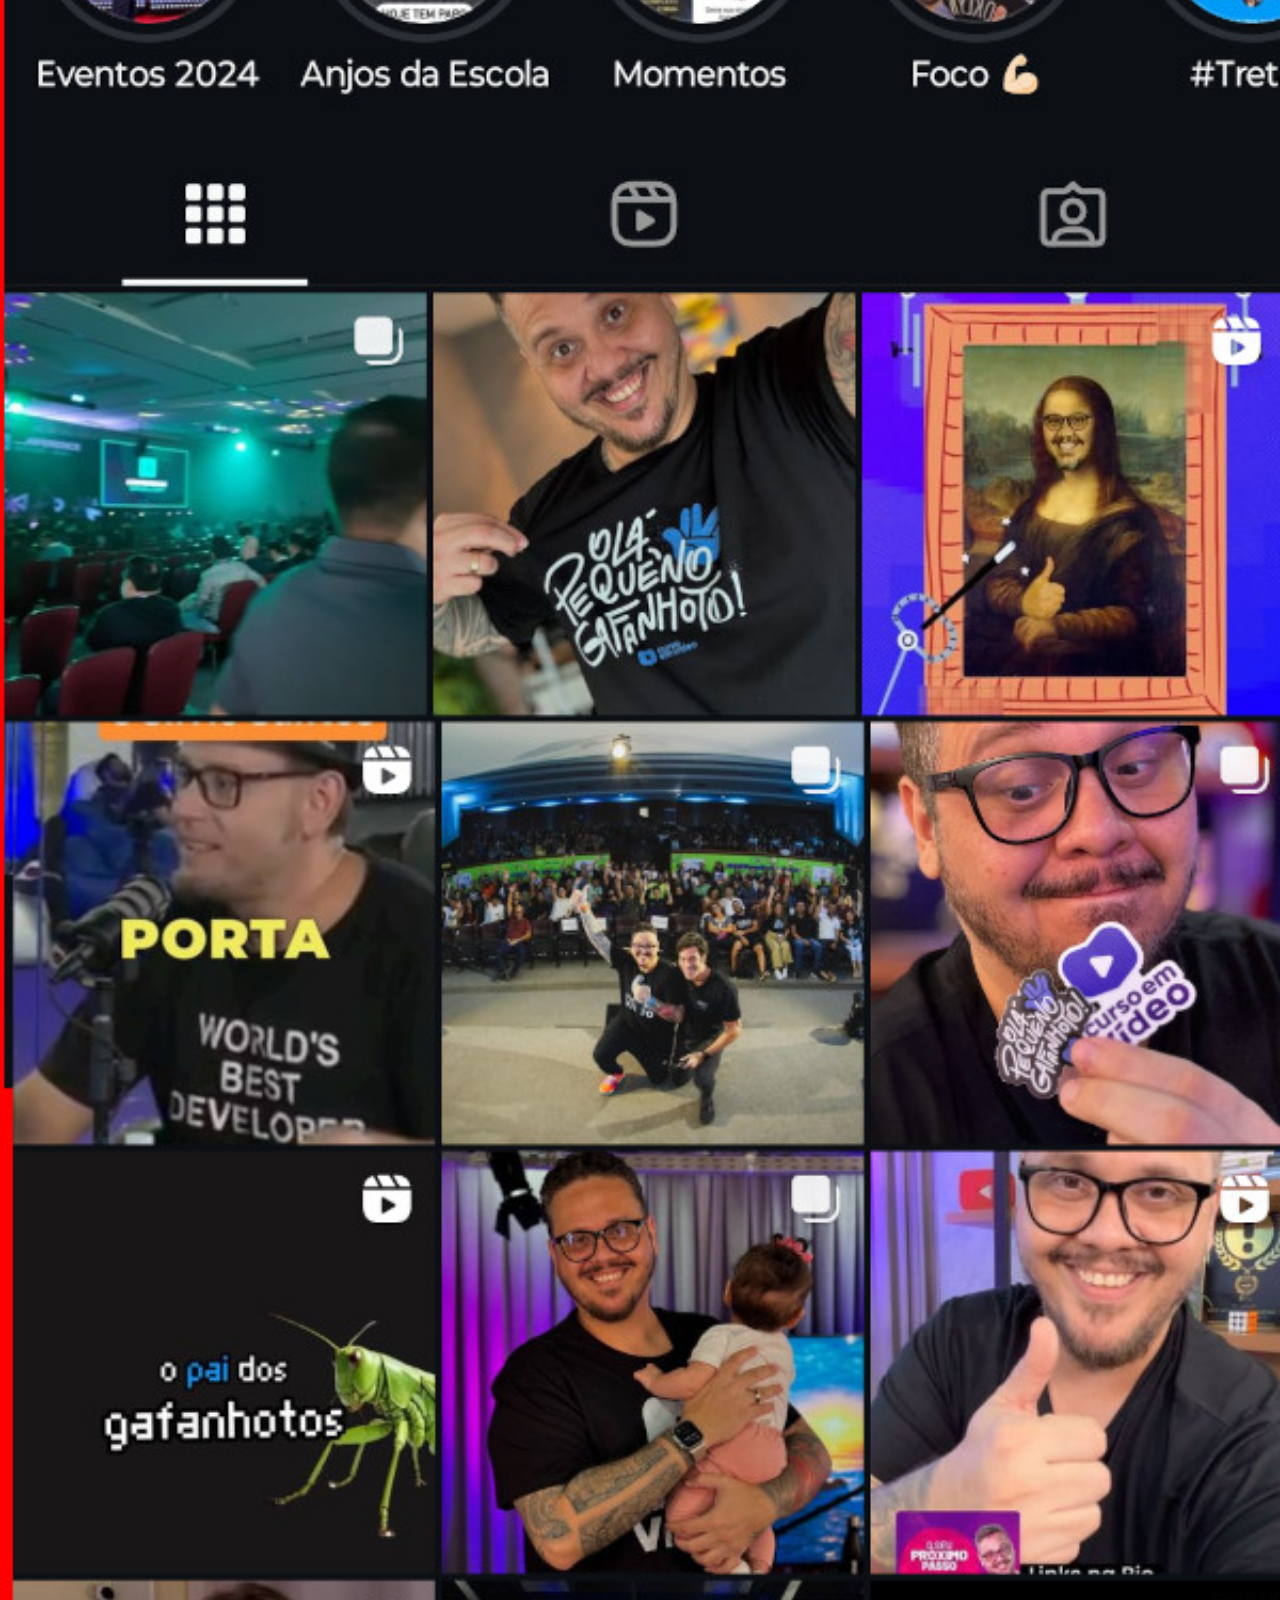
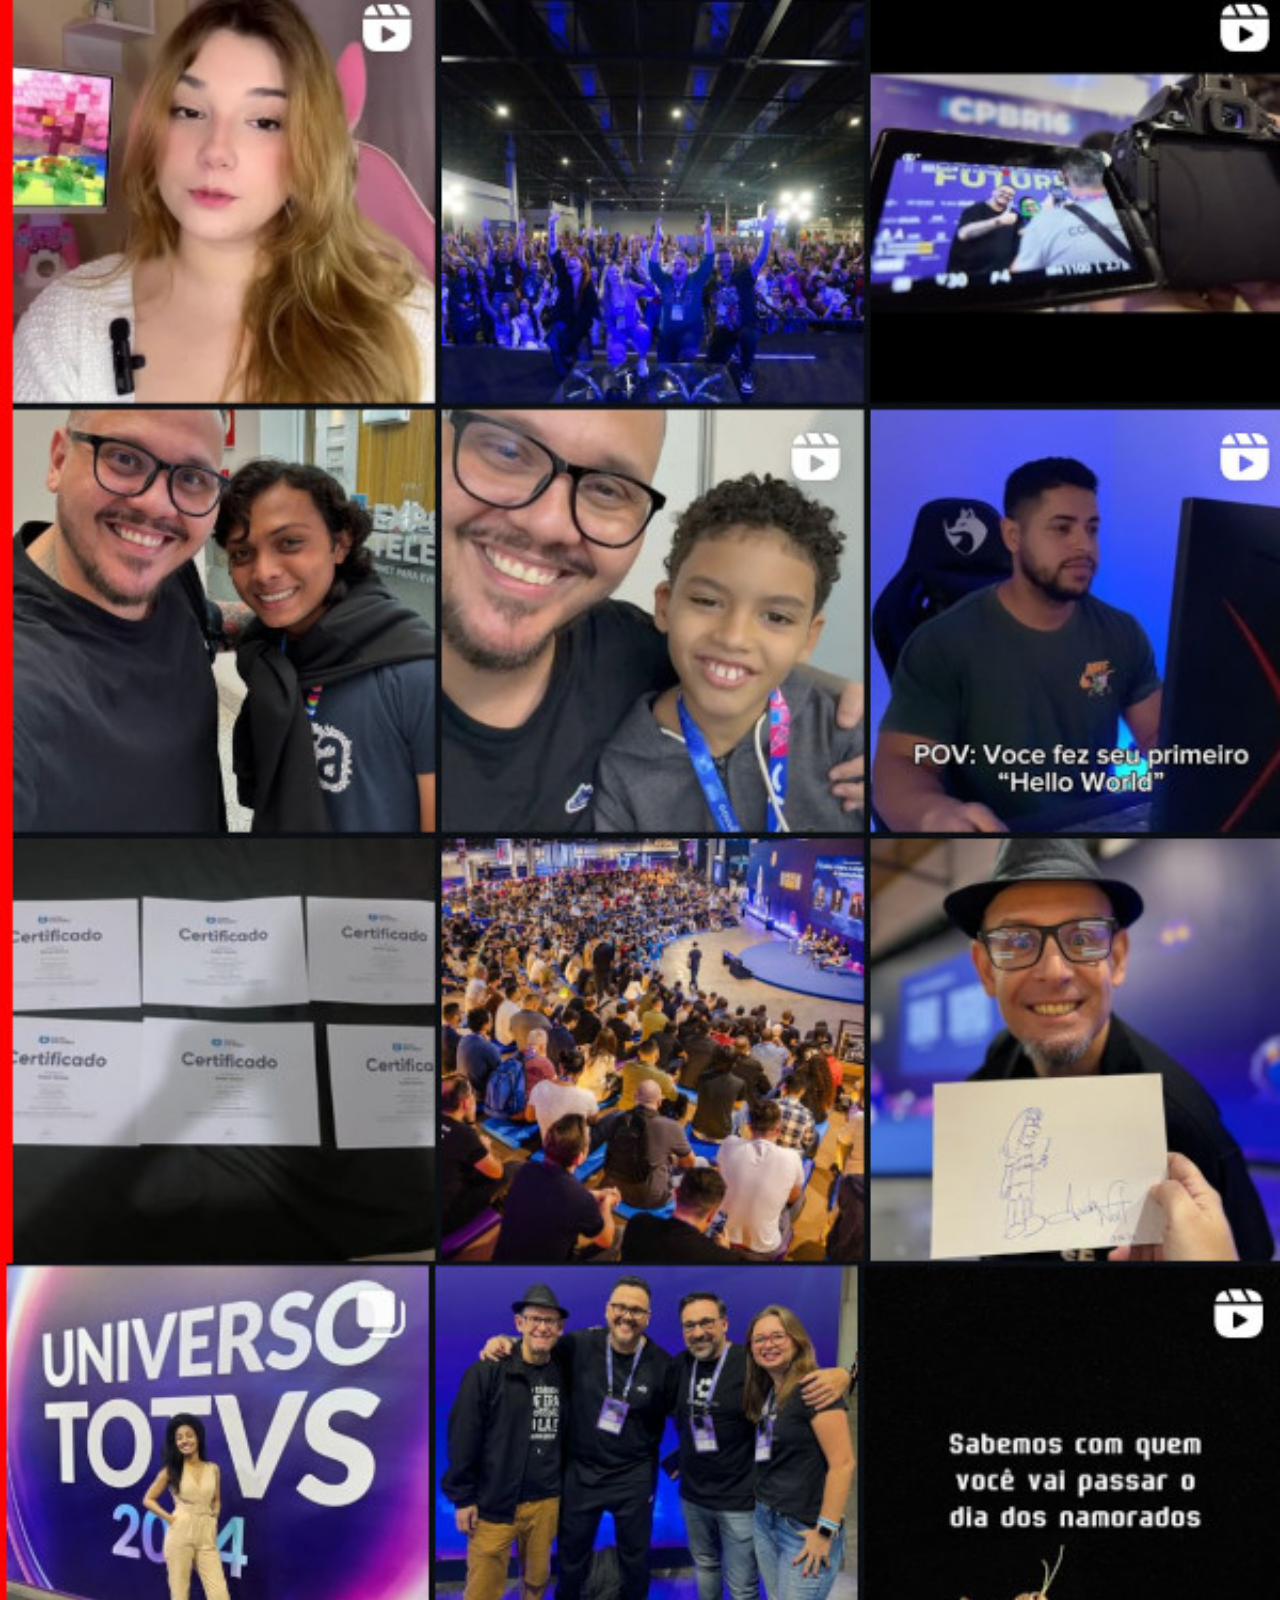
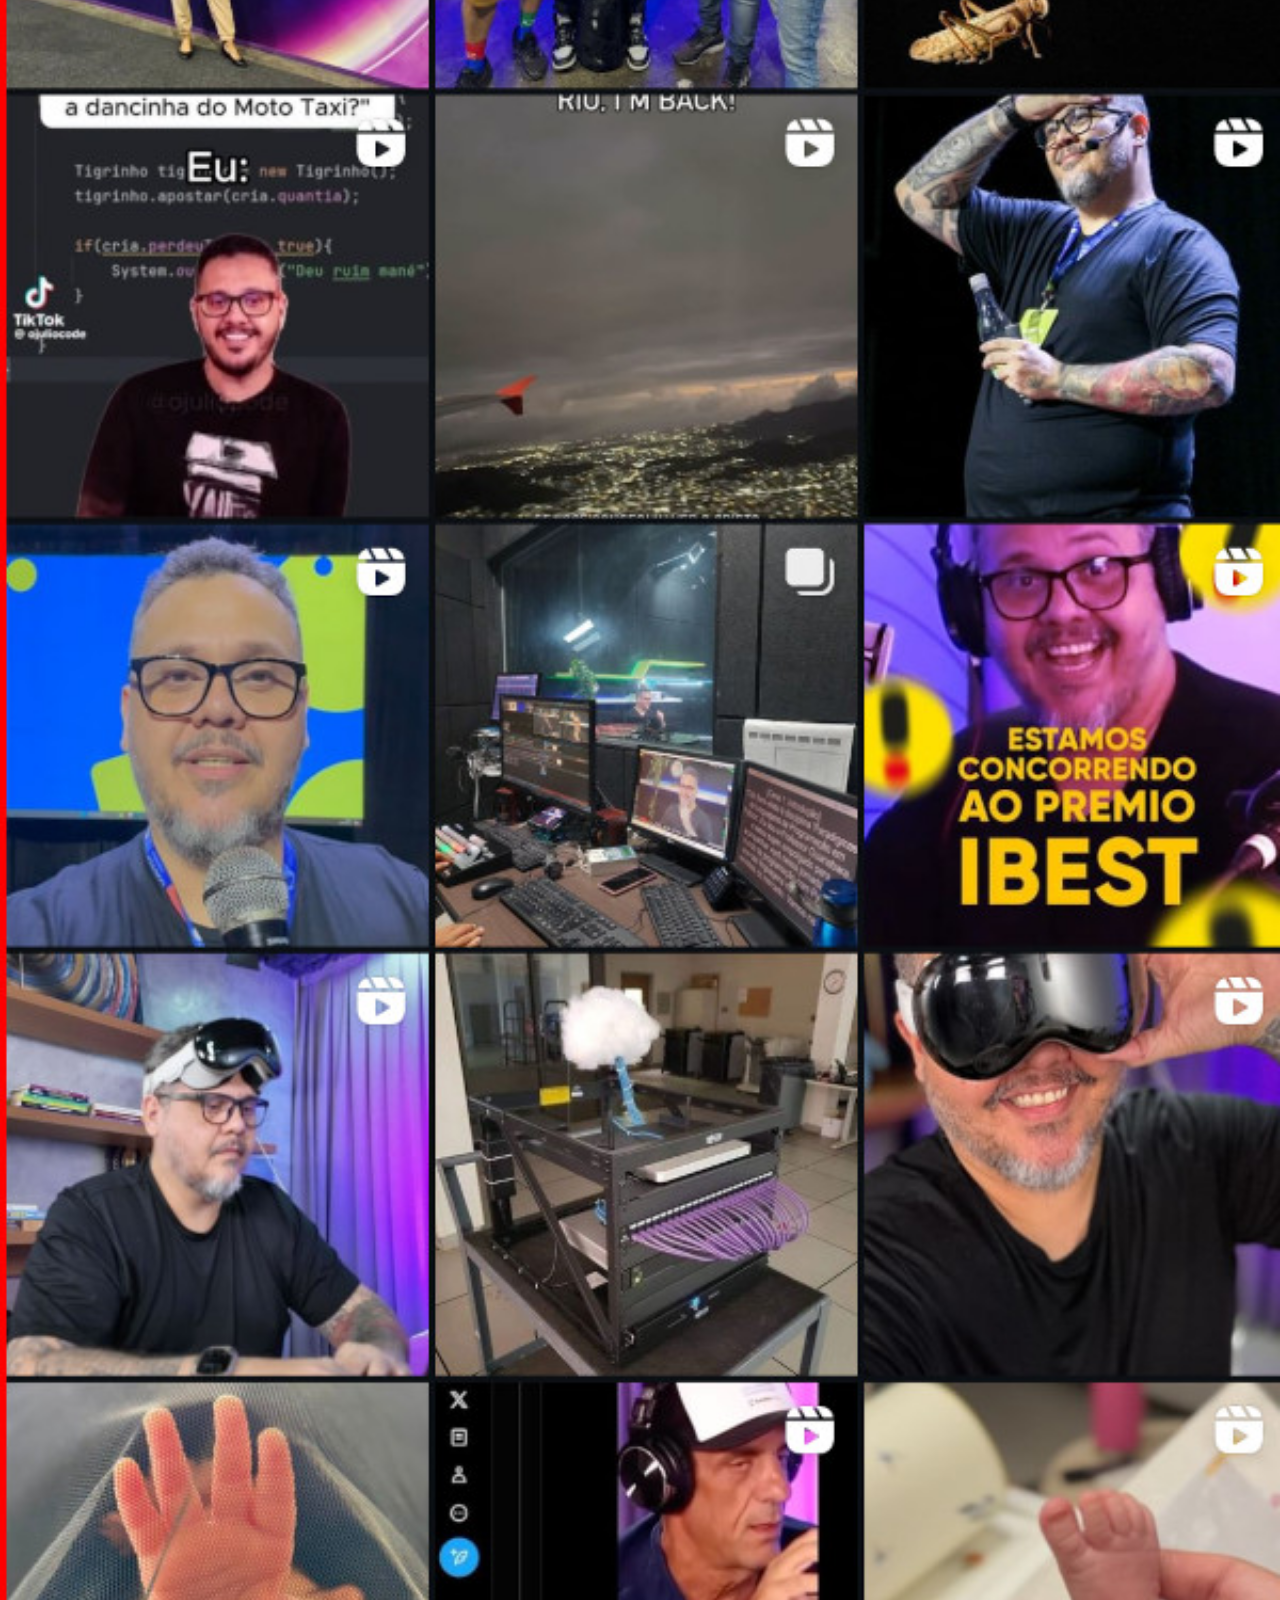
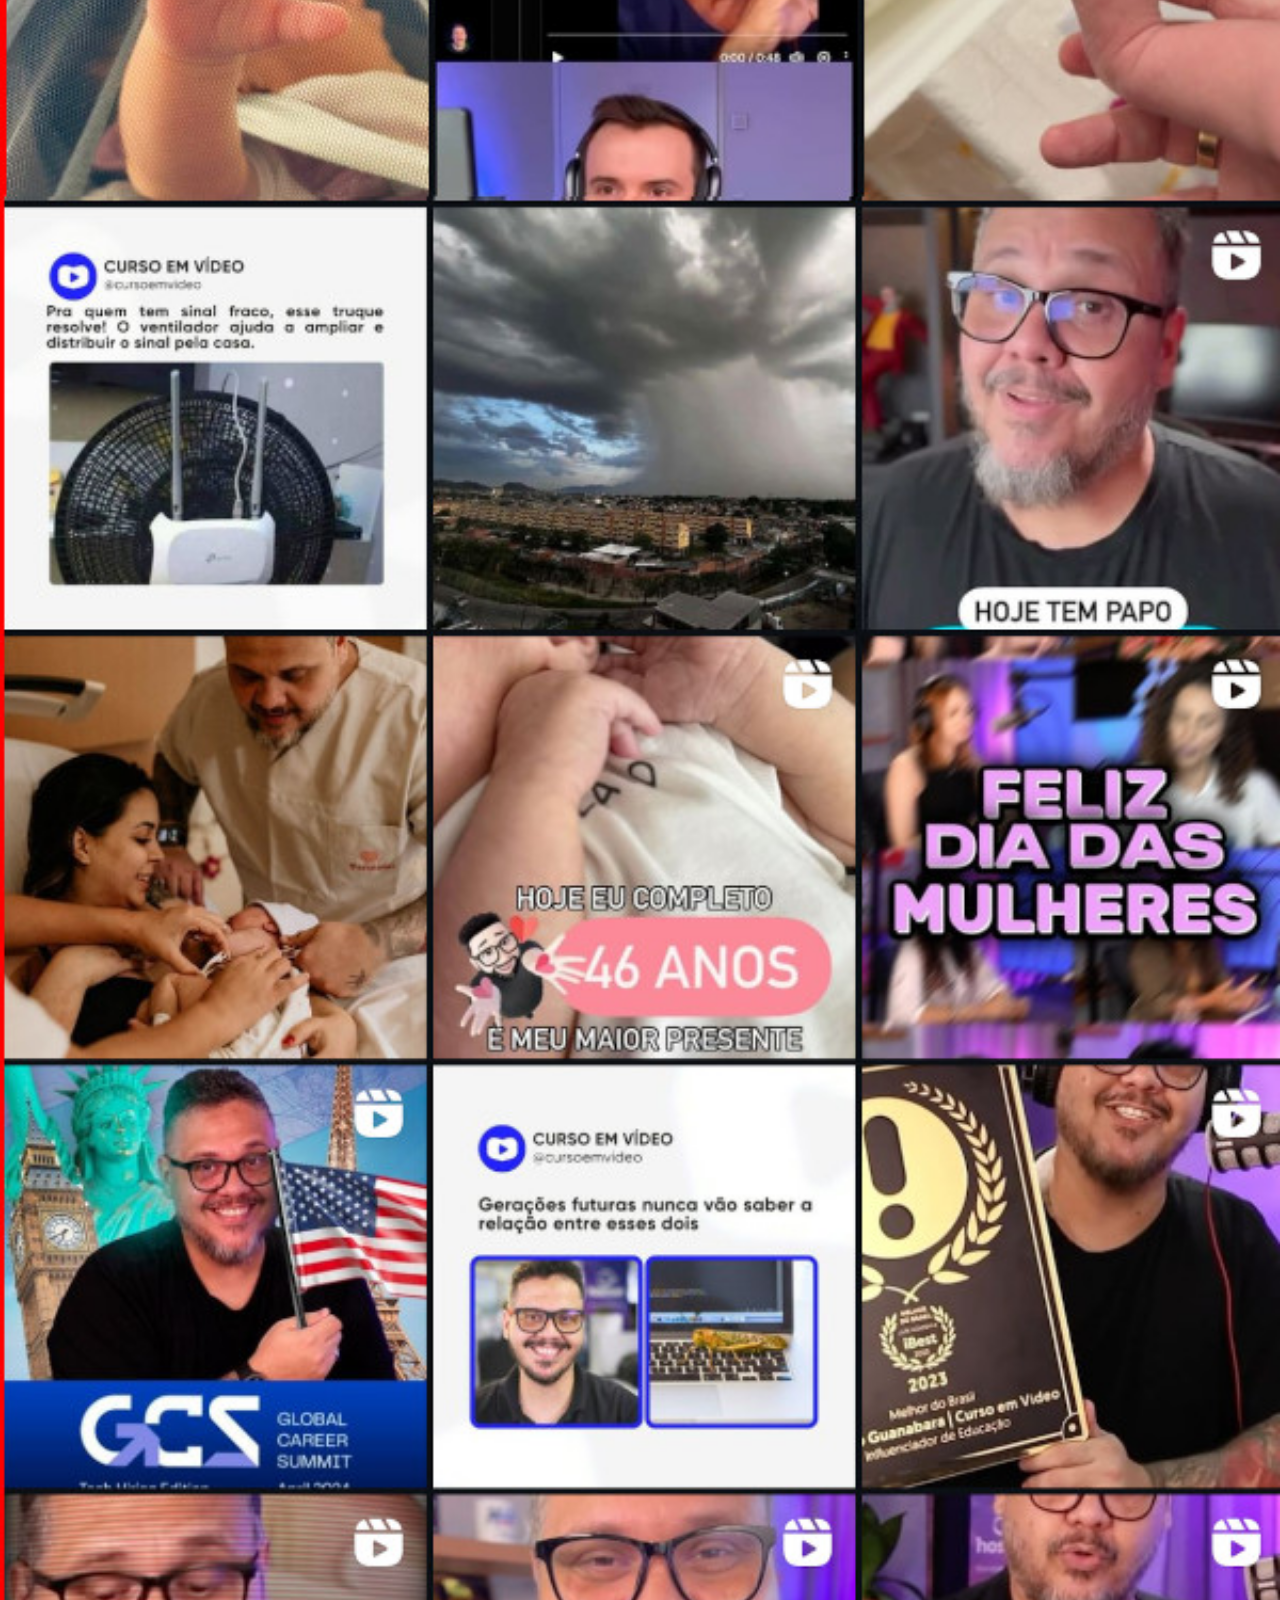
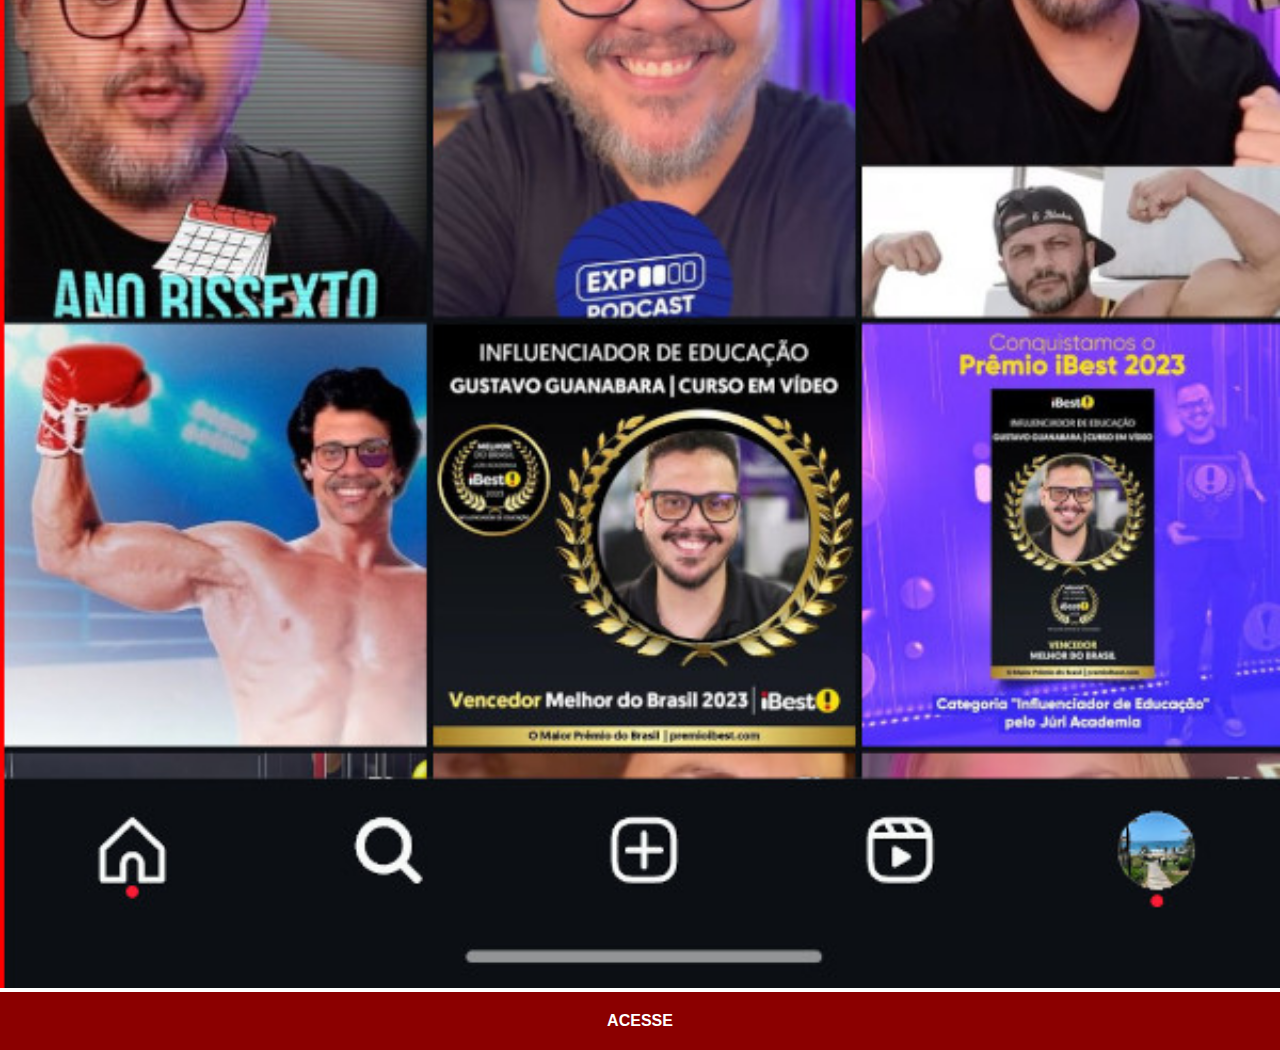
<file: instagram.html>
<!DOCTYPE html>
<html lang="pt-br">
<head>
    <meta charset="UTF-8">
    <meta name="viewport" content="width=device-width, initial-scale=1.0">
    <link rel="stylesheet" href="estilos/social.css">
    <title>Instagram</title>
</head>
<body>
    <img src="imagens/tela-instagram-nova.jpg" alt="Instagram">
    <a href="https://www.instagram.com/gustavoguanabara/" target="_blank">ACESSE</a>
</body>
</html>
</file>
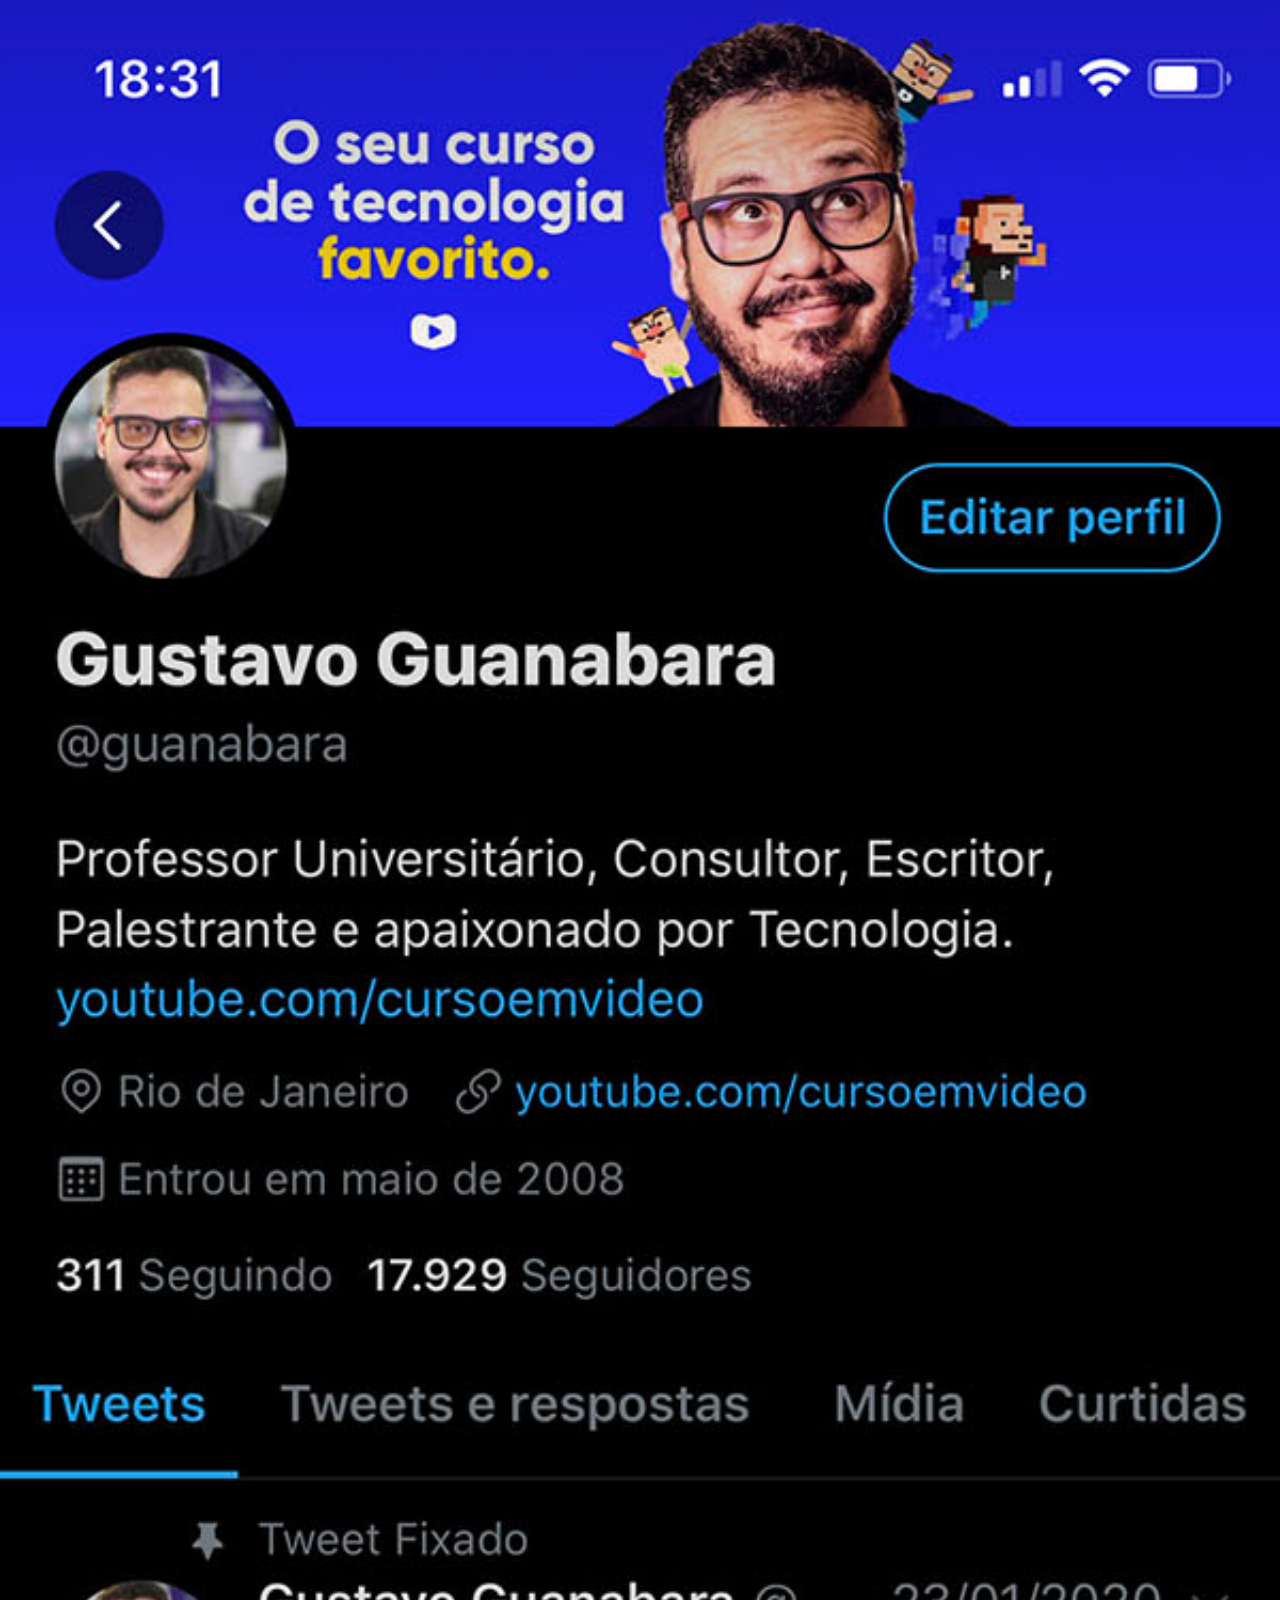
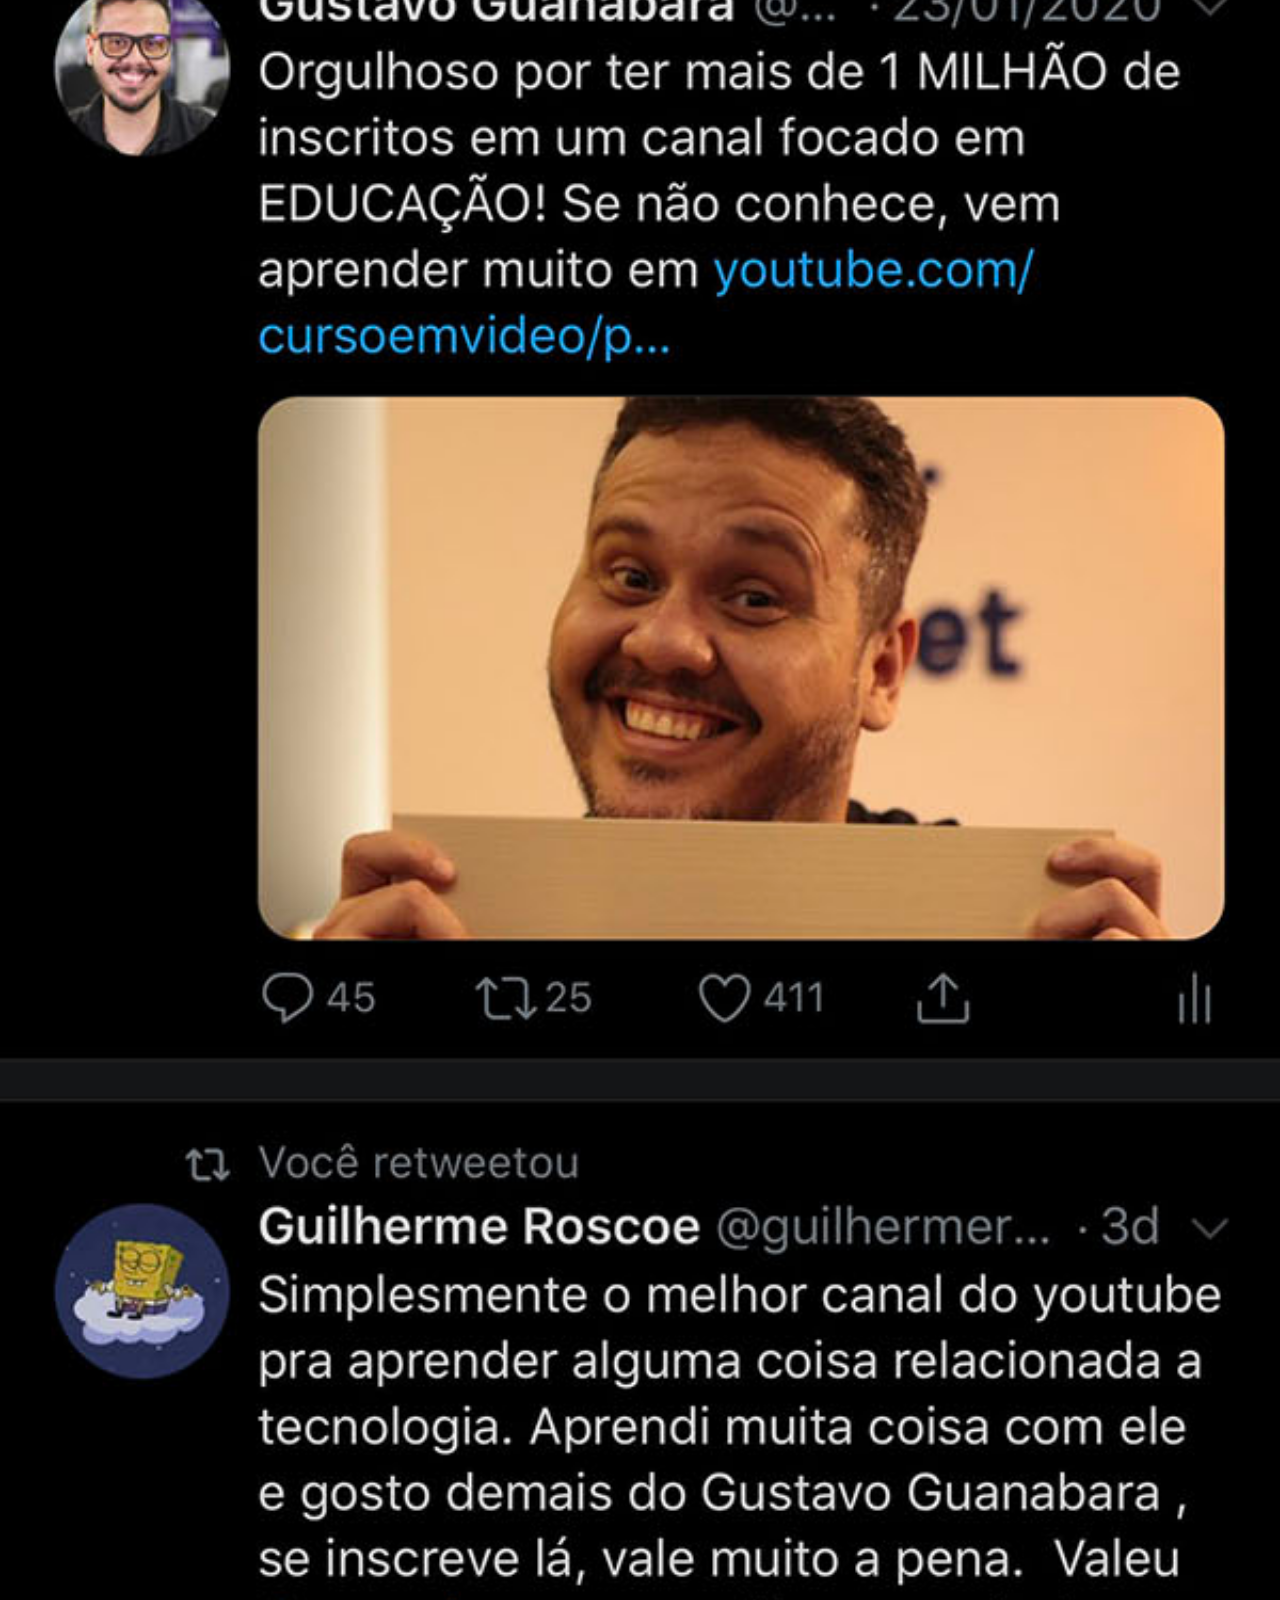
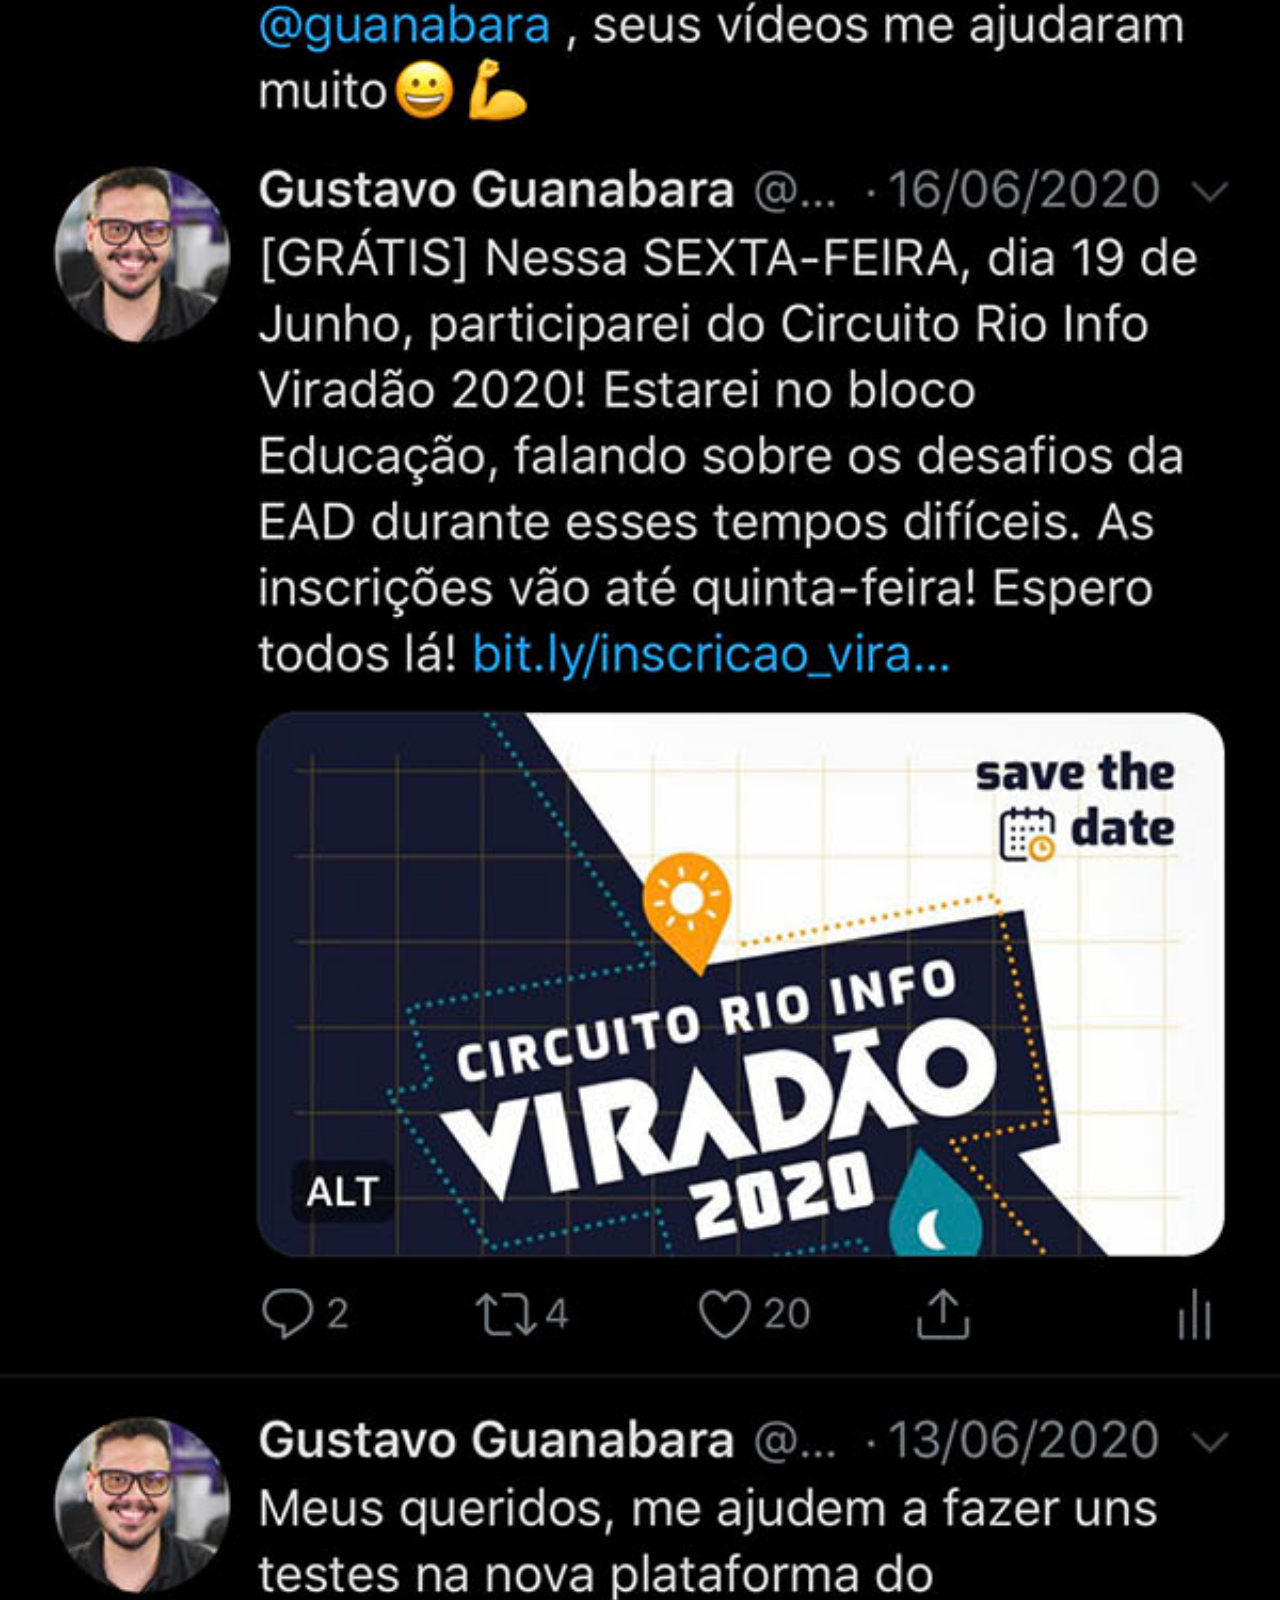
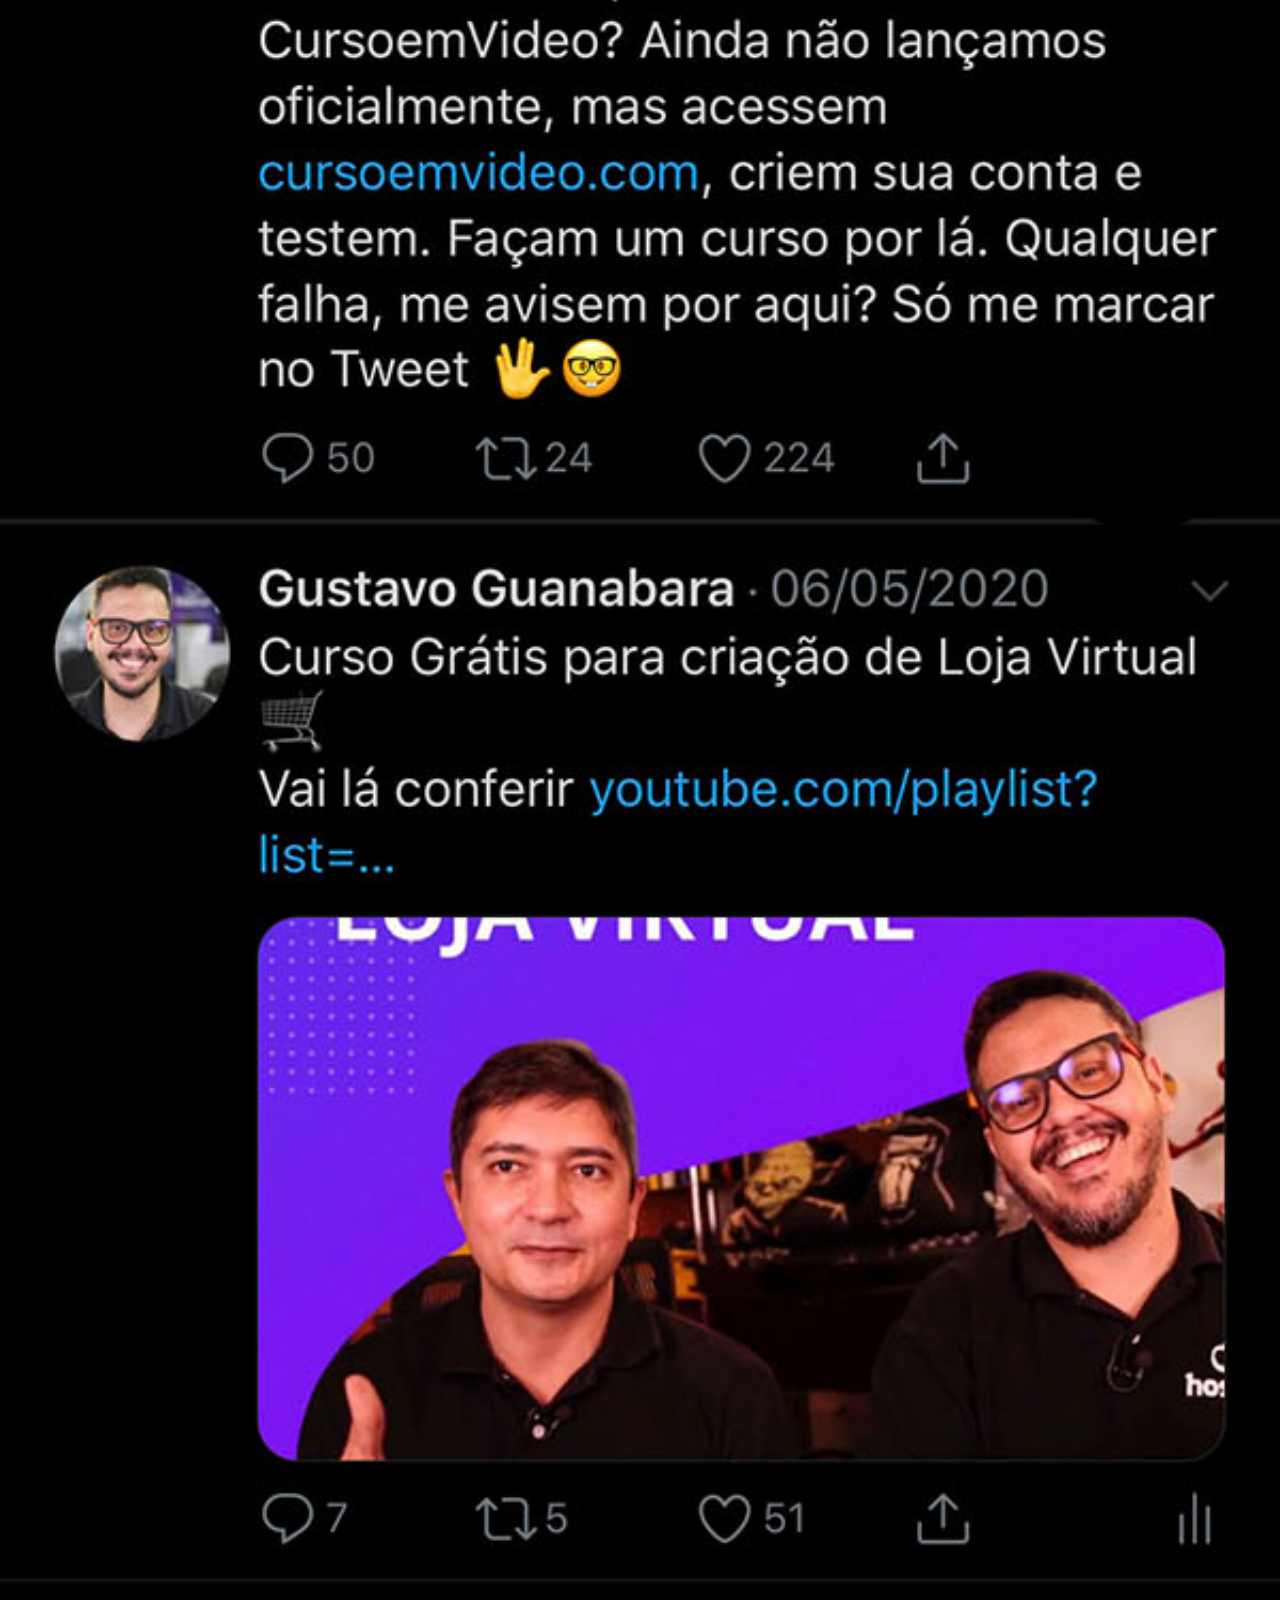
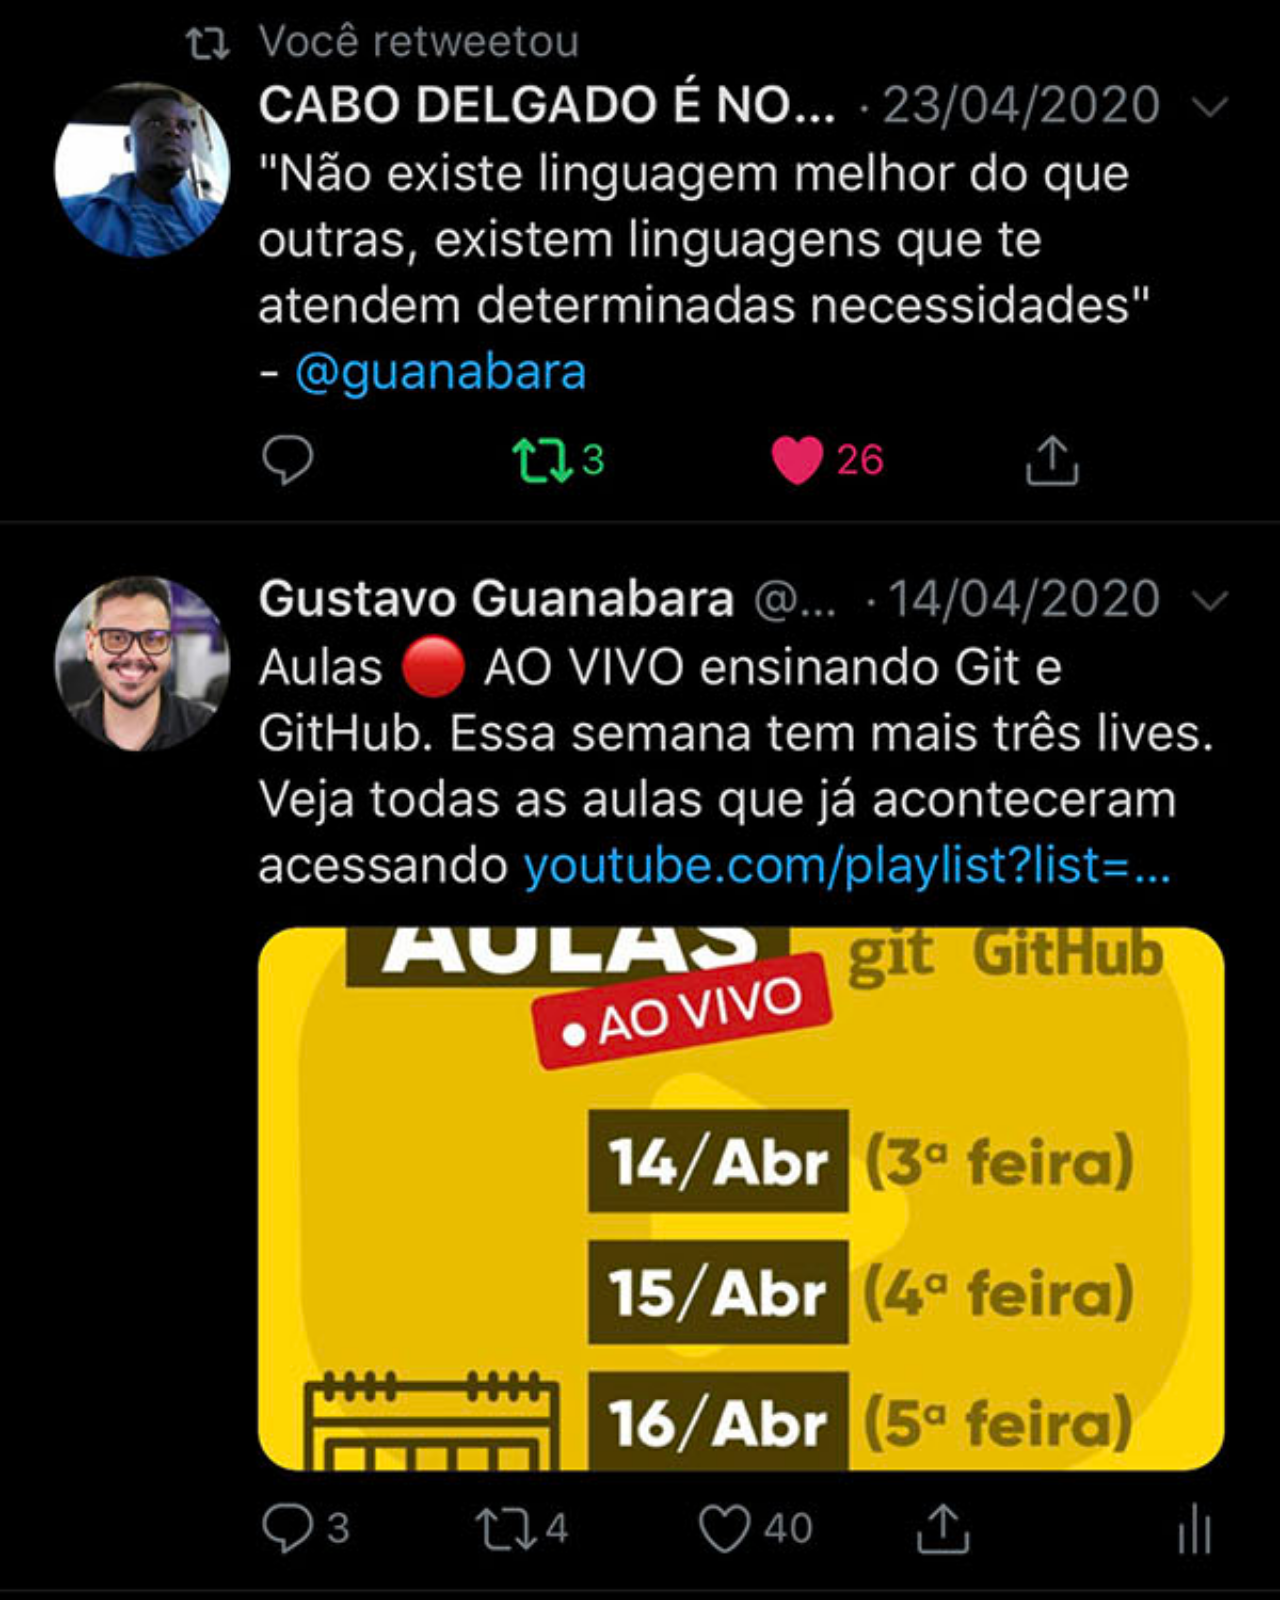
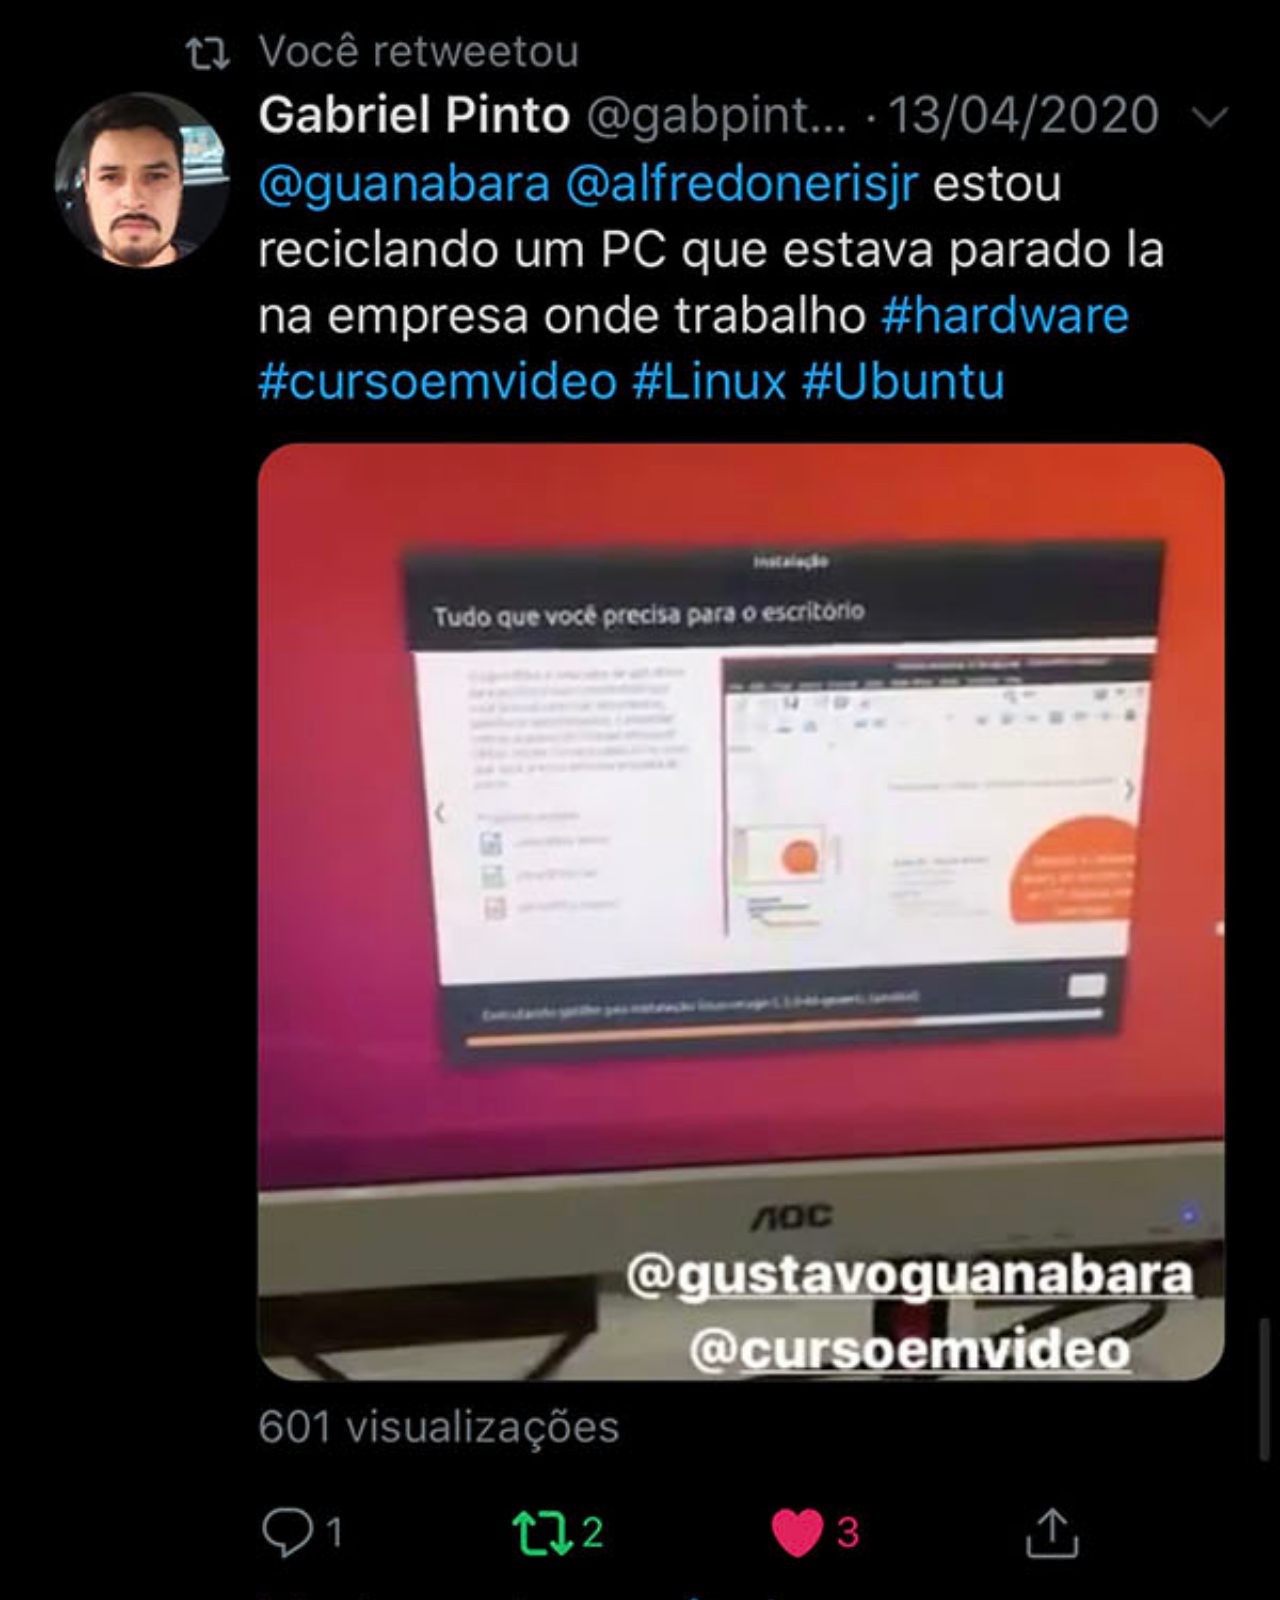
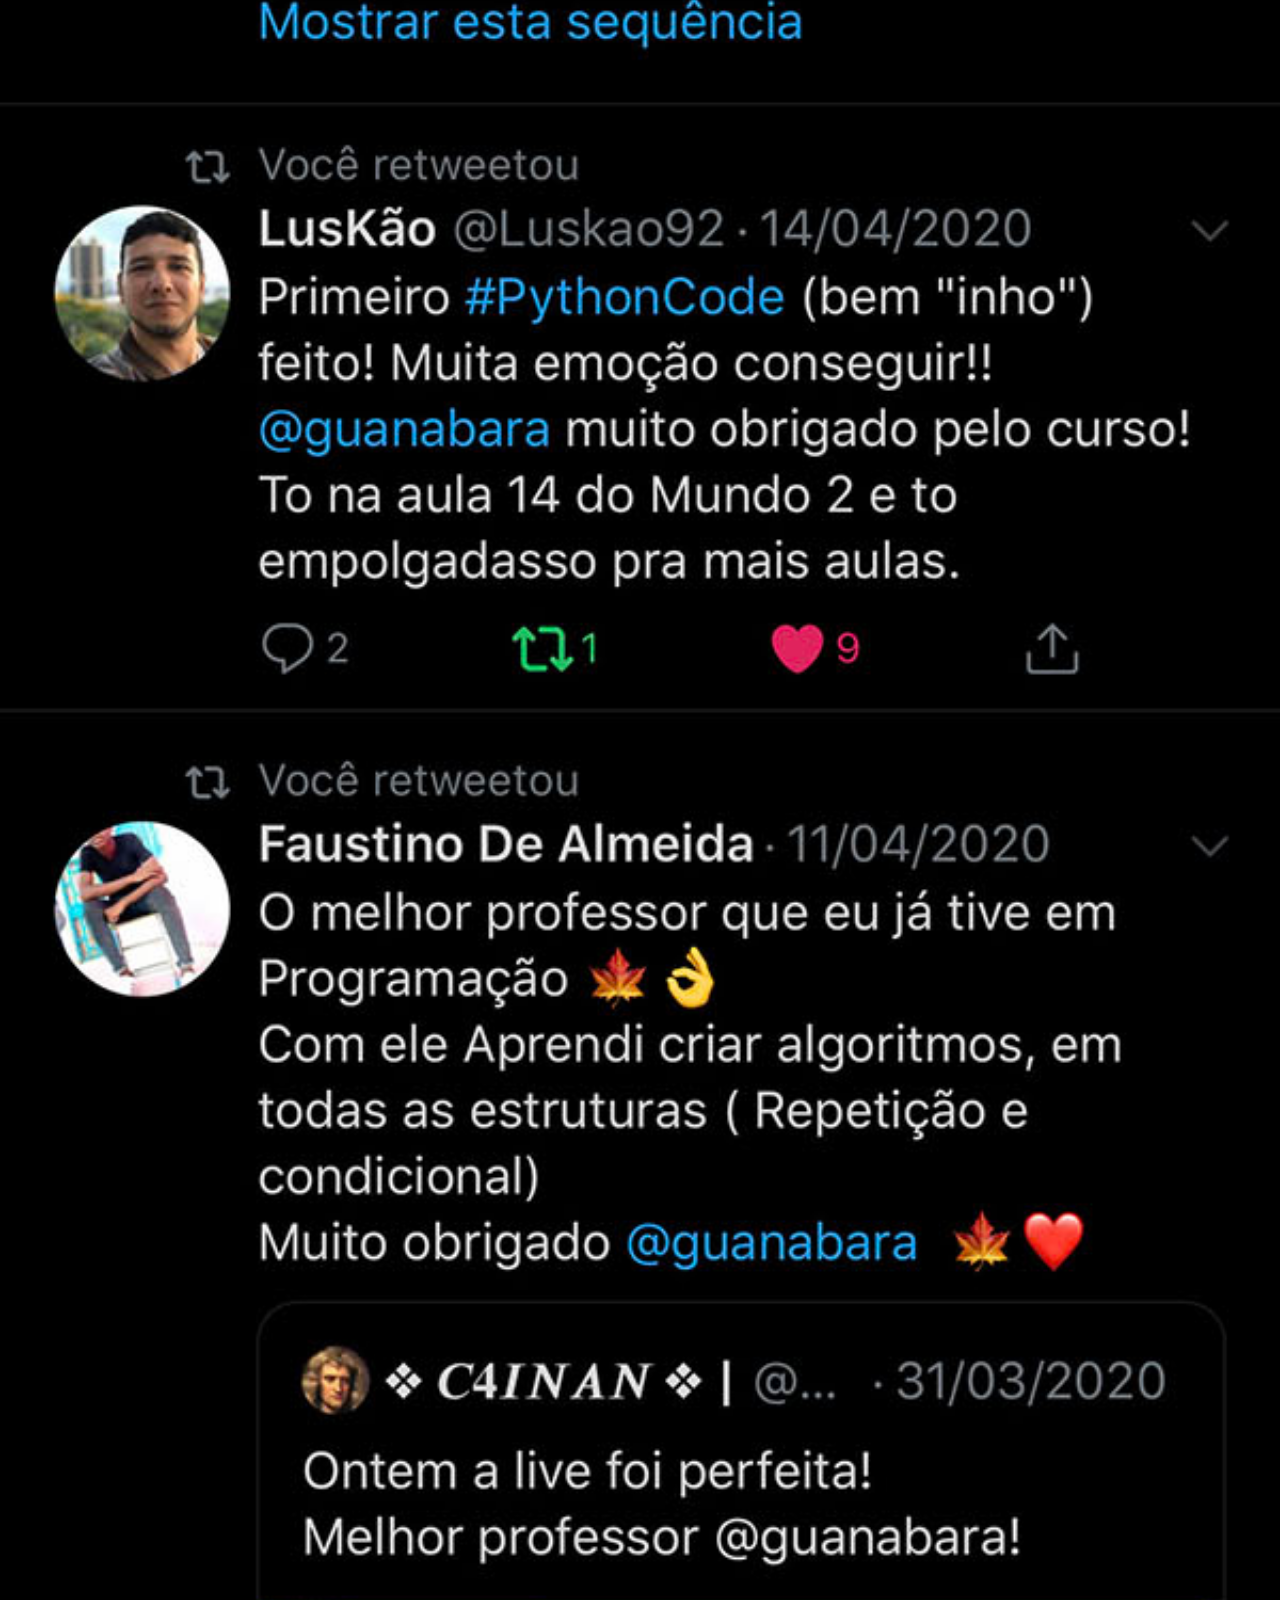
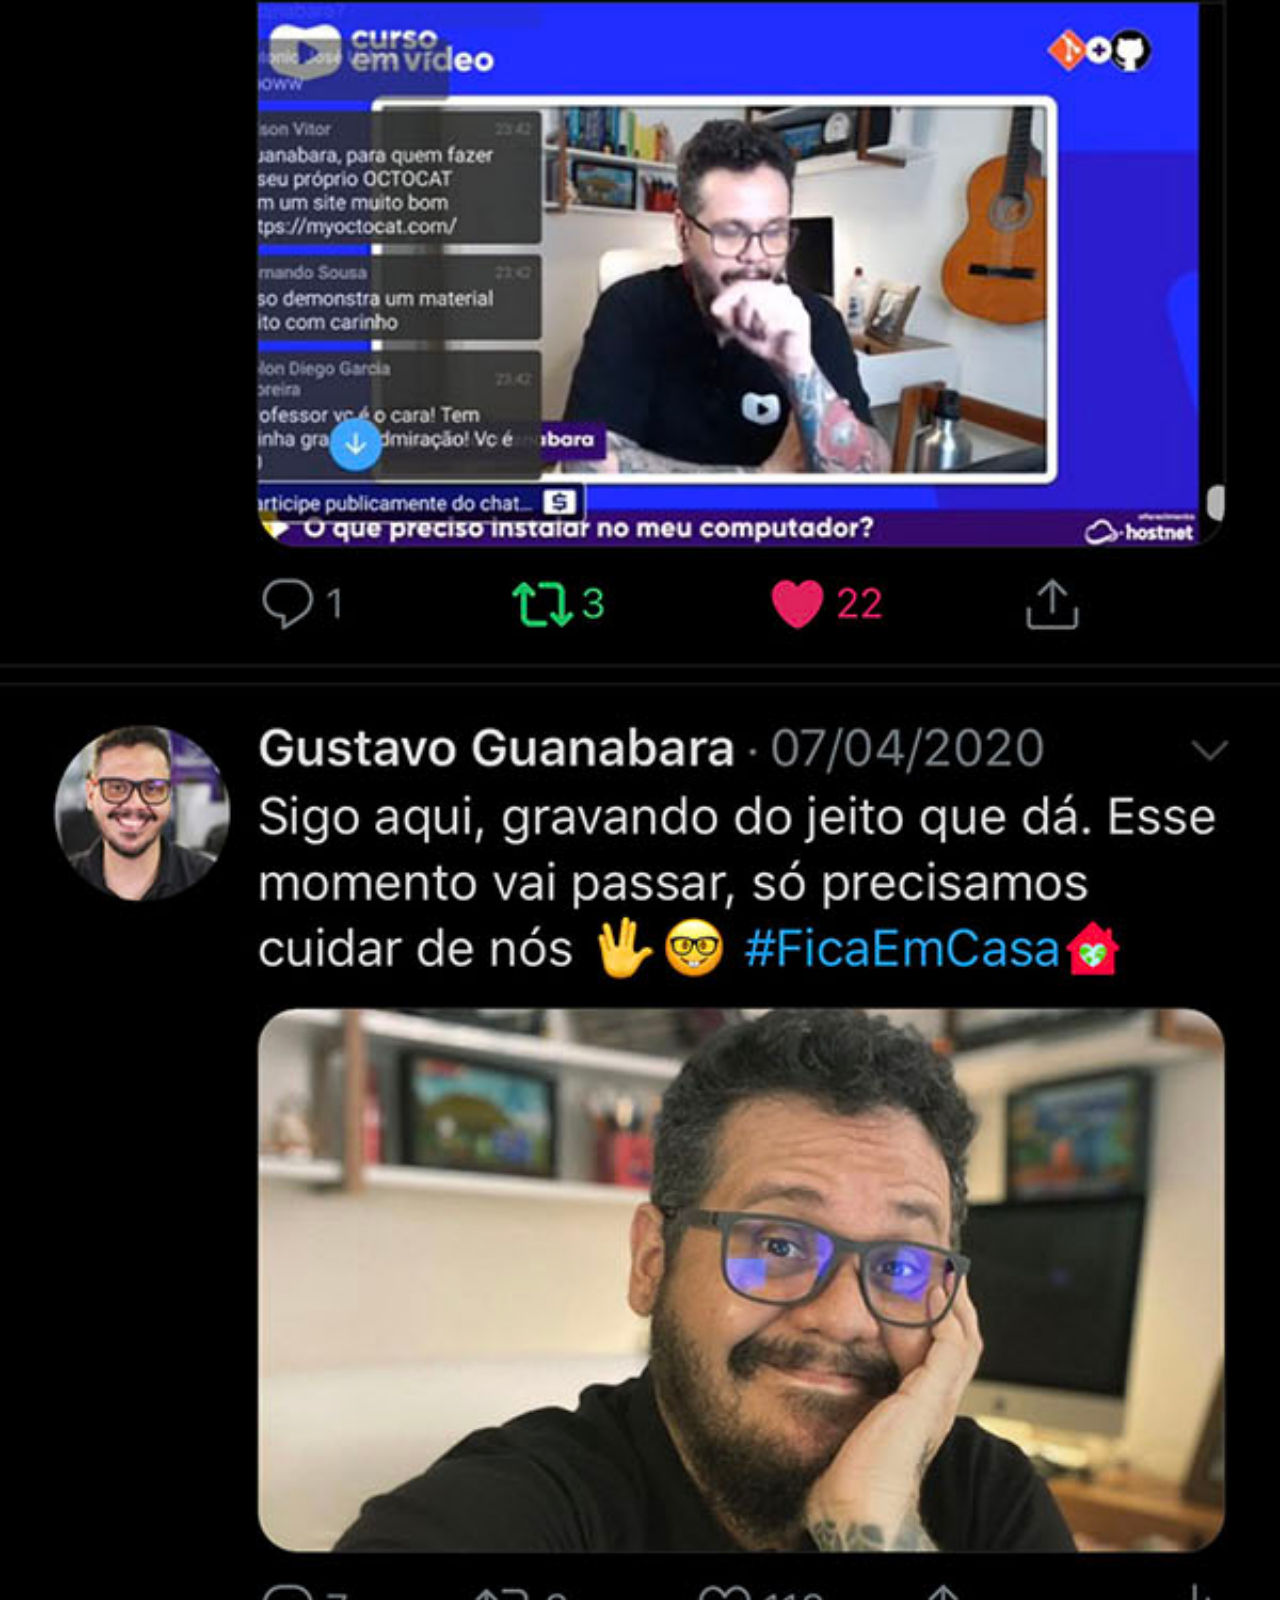
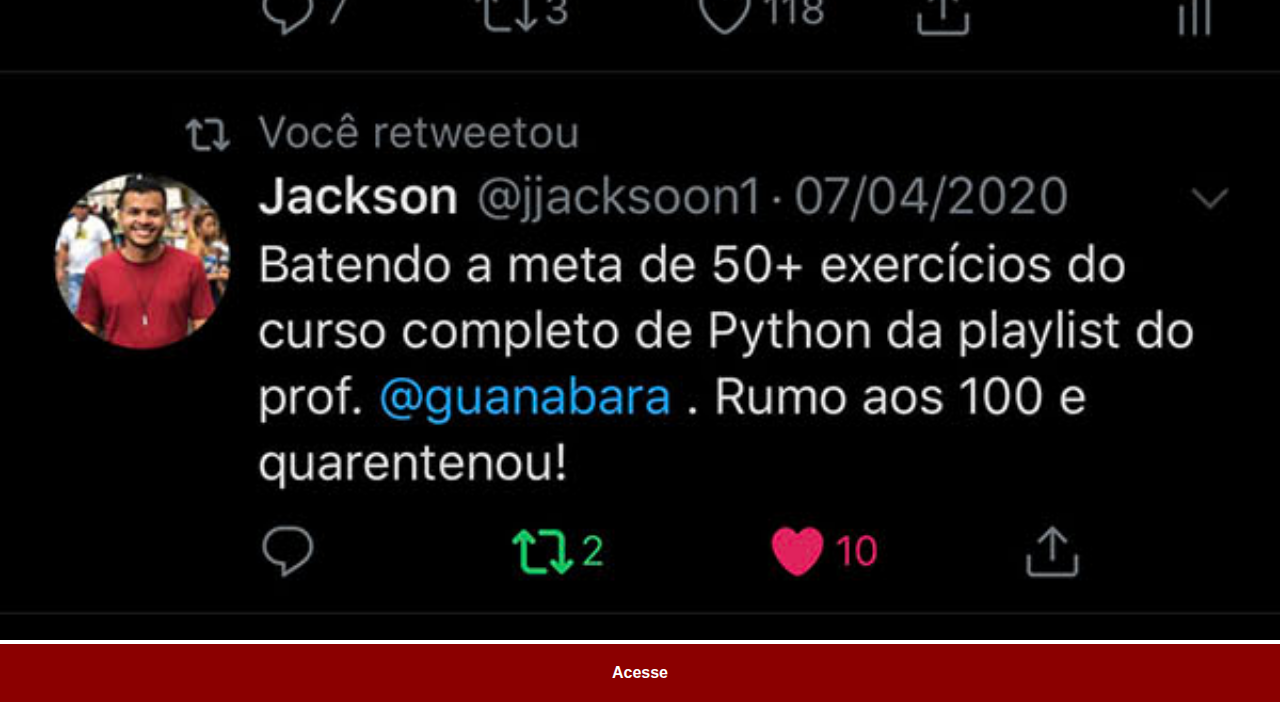
<file: twitter.html>
<!DOCTYPE html>
<html lang="pt-br">
<head>
    <meta charset="UTF-8">
    <meta name="viewport" content="width=device-width, initial-scale=1.0">
    <link rel="stylesheet" href="estilos/social.css">
    <title>twitter</title>
</head>
<body>
    <img src="imagens/tela-twitter.jpg" alt="Twitter">
    <a href="https://x.com/guanabara" target="_blank">Acesse</a>
</body>
</html>
</file>
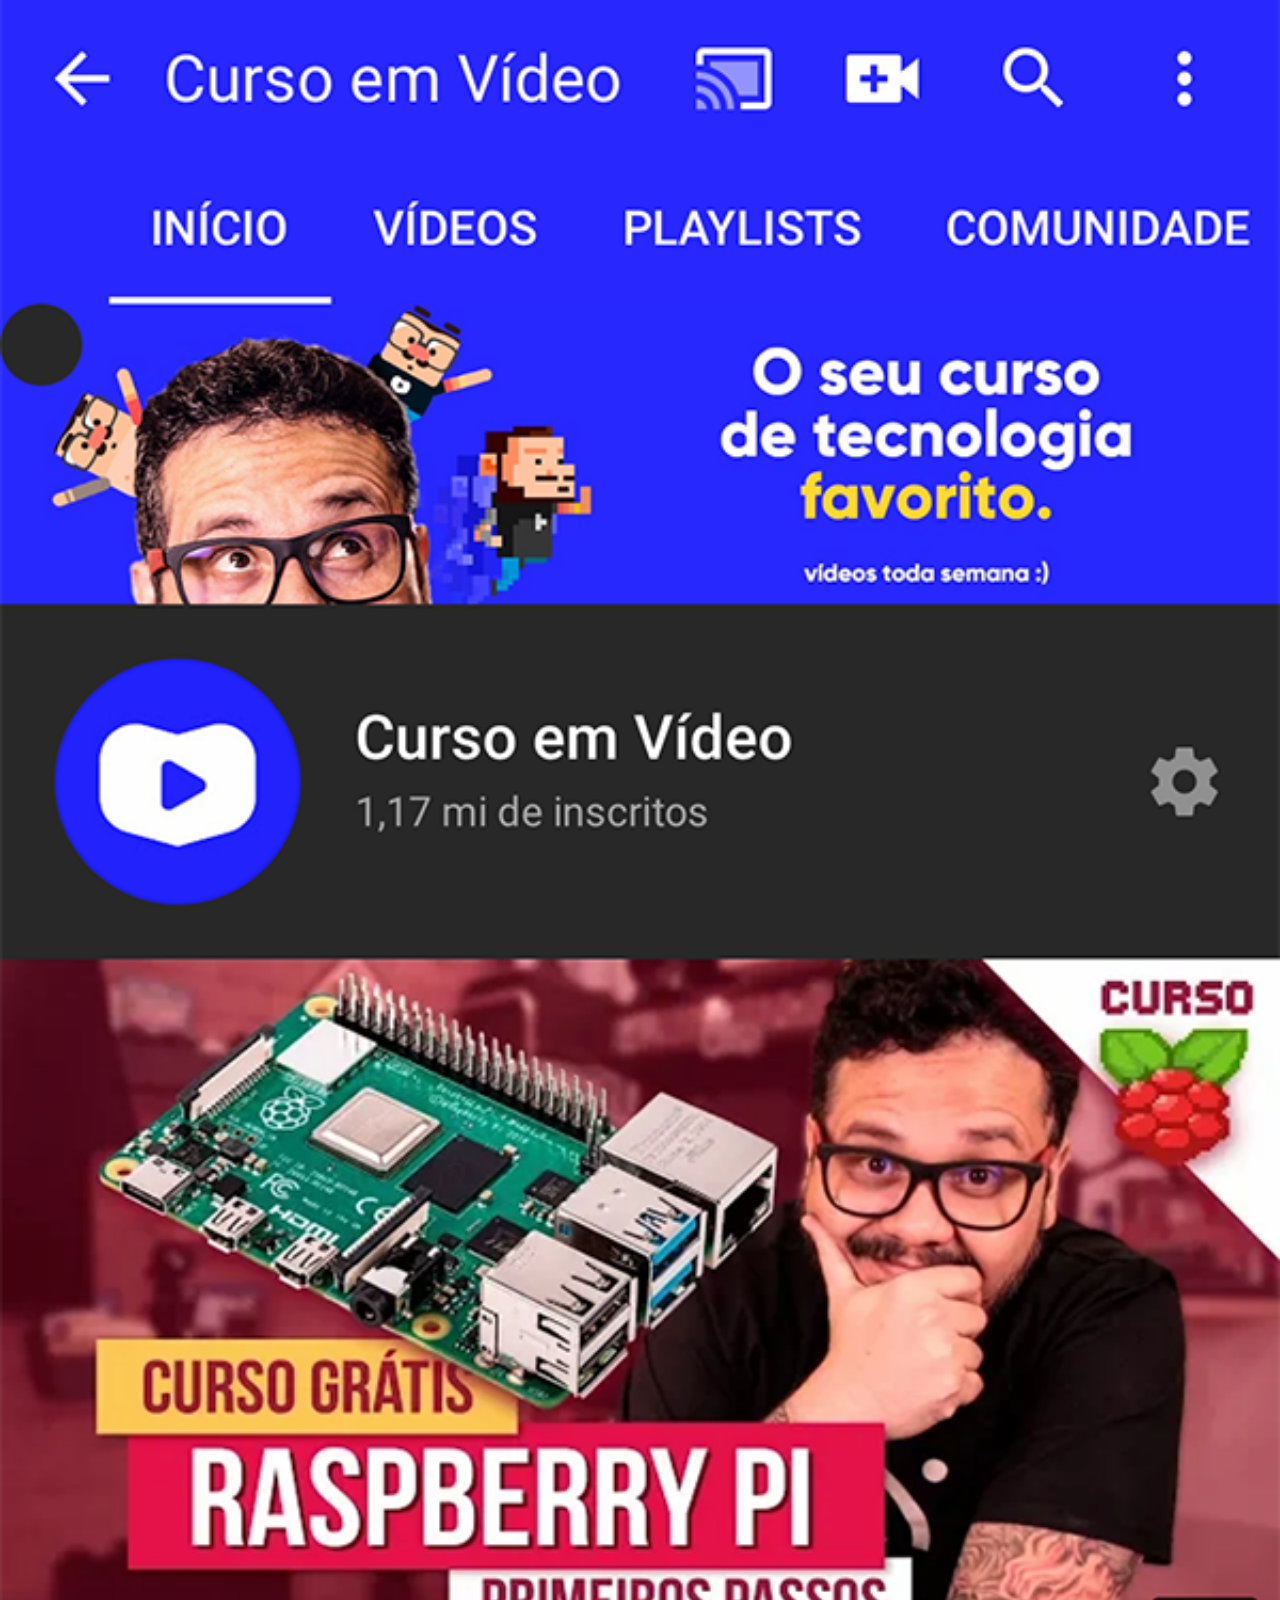
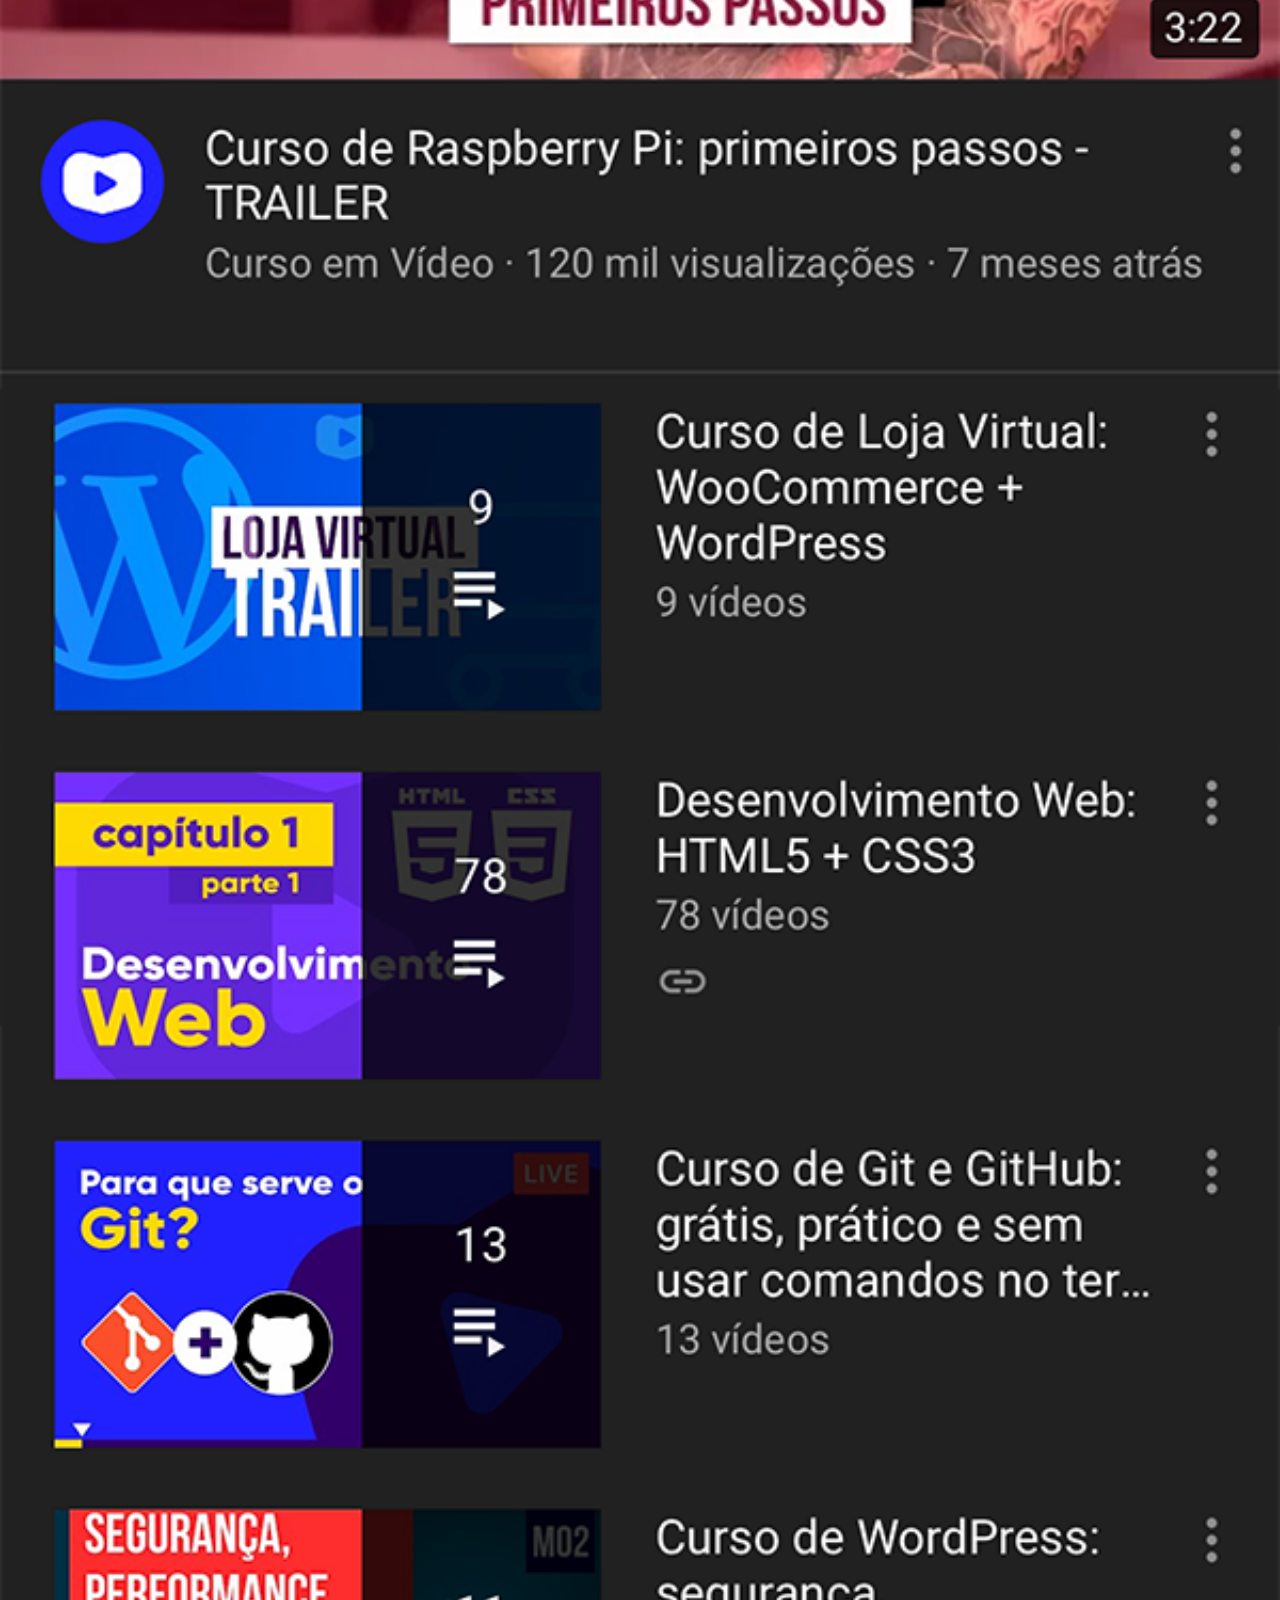
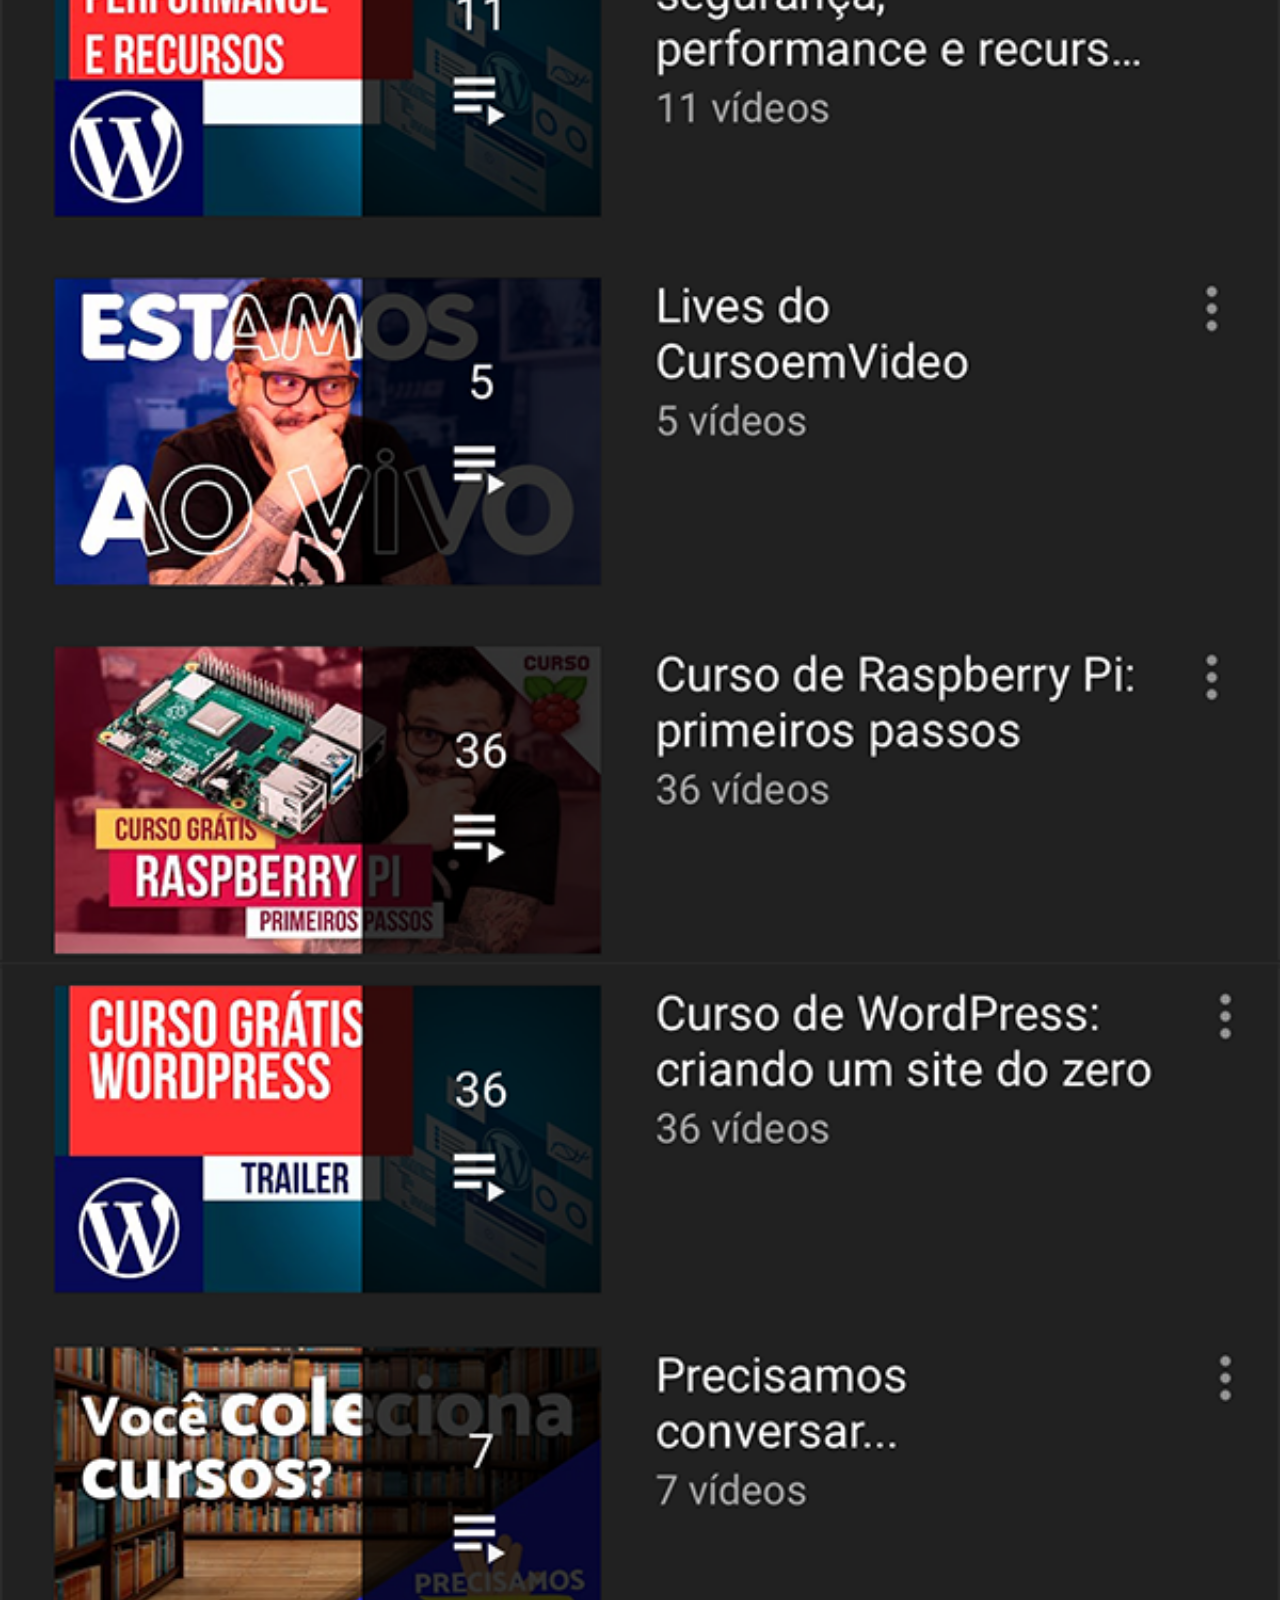
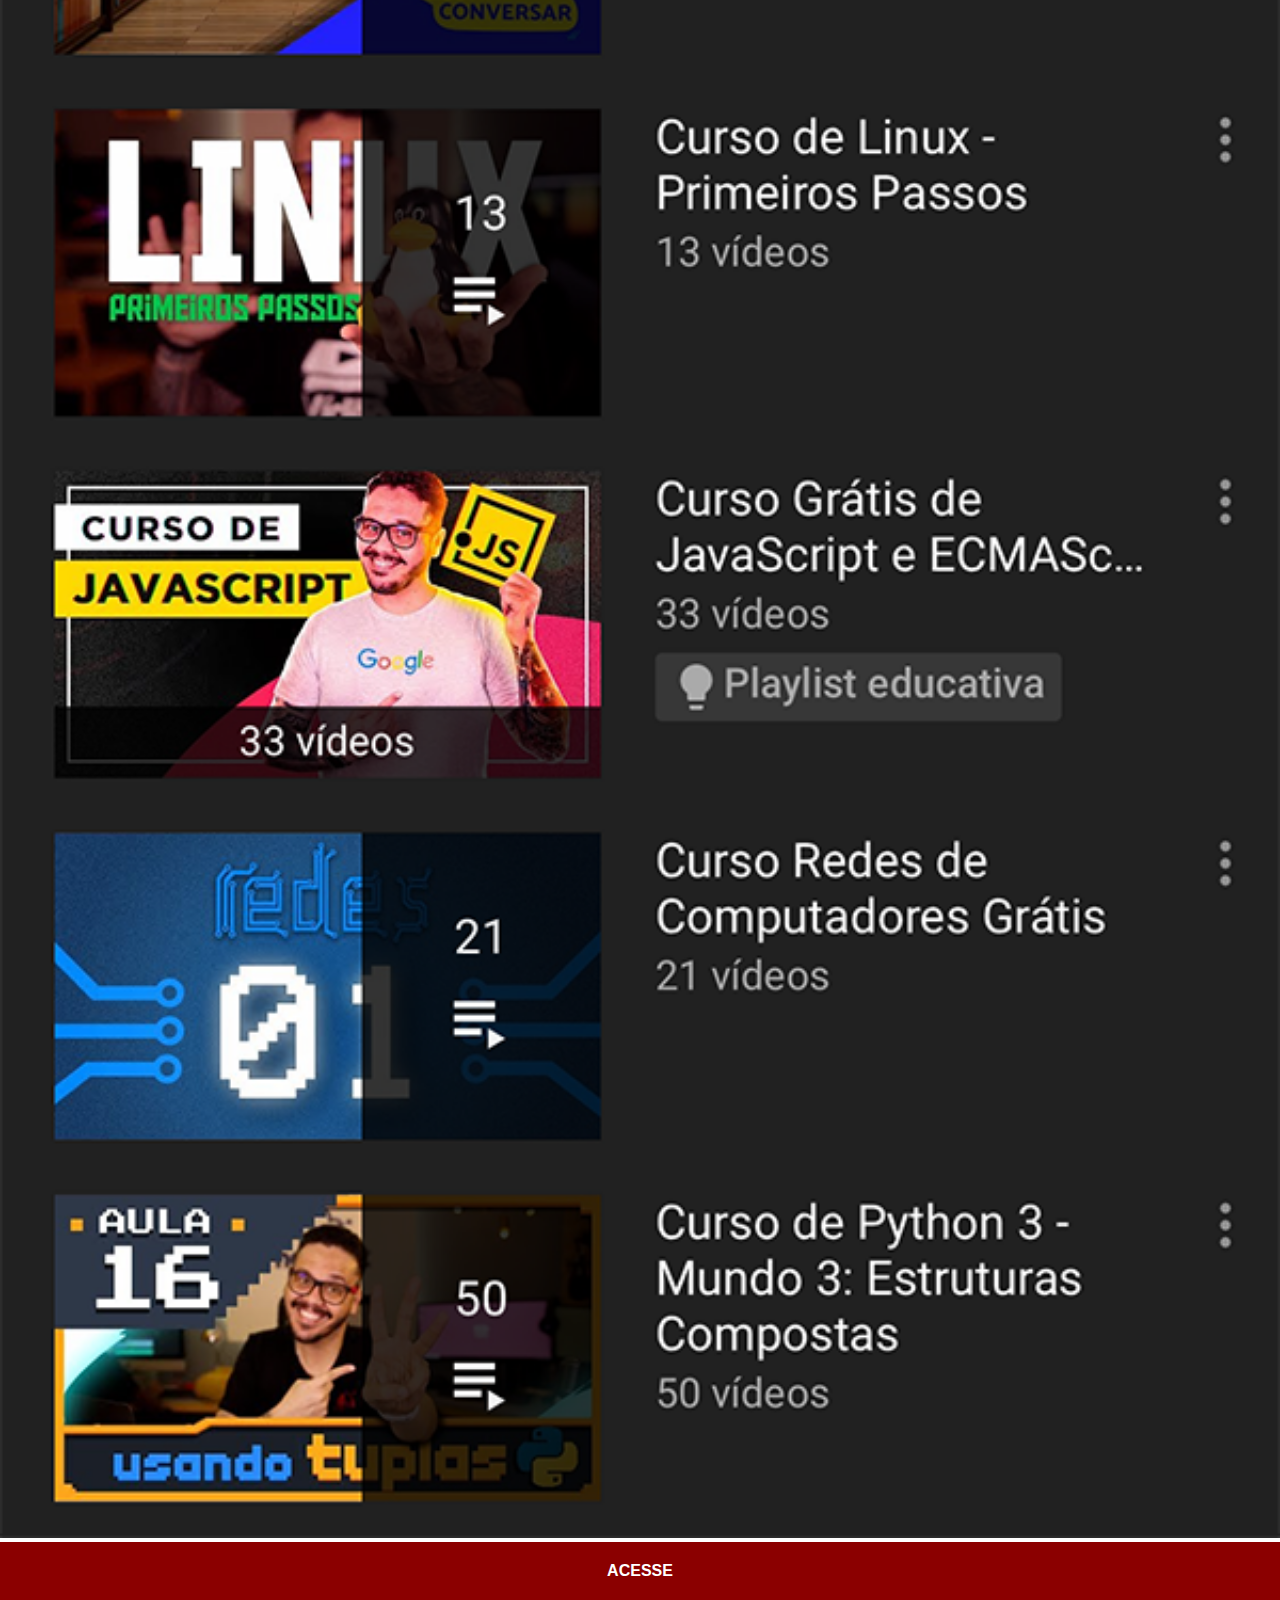
<file: youtube.html>
<!DOCTYPE html>
<html lang="pt-br">
<head>
    <meta charset="UTF-8">
    <meta name="viewport" content="width=device-width, initial-scale=1.0">
    <link rel="stylesheet" href="estilos/social.css">
    <title>YouTube</title>
</head>
<body>
    <img src="imagens/tela-youtube.png" alt="YouTube">
    <a href="https://www.youtube.com/c/CursoemV%C3%ADdeo" target="_blank">ACESSE</a>
</body>
</html>
</file>
<file: estilos/style.css>
@charset "UTF-8";

* {
    margin: 0px;
    padding: 0px;
    font-family: Arial, Helvetica, sans-serif;
}

html, body {
    height: 100vh;
    width: 100vw;
    background-color: black;
}

body {
    background: url('../imagens/fundo-madeira.jpg') no-repeat top center;
    background-size: cover;
    background-attachment: fixed;
}

main {
    height: 100vh;
    position: relative;
}

section#telefone {
    position: absolute;
    top: 50%;
    left: 50%;
    transform: translate(-50%, -50%);
    height: 627px;
    width: 311px;
    background-image: url('../imagens/frame-iphone.png');
    background-repeat: no-repeat;
}

iframe#tela {
    position: relative;
    top: 80px;
    left: 21px;
    width: 268px;
    height: 471px;
}
section#redes-sociais {
    text-align: right;
}
section#redes-sociais img {
    width: 50px;
    margin: 10px;
    border-radius: 50%;
    box-shadow: 2px 2px 5px rgba(0, 0, 0, 0.400);
    box-sizing: border-box;
}

section#redes-sociais img:hover {
    border: 2px solid white;
    transform: translate(-3px, -3px);
    box-shadow: 5px 5px 10px black;
    transition: transform .3s, border 1s;
}
</file>
<file: estilos/social.css>
@charset "UTF-8";
* {
    margin: 0px;
    padding: 0px;
    font-family: Arial, Helvetica, sans-serif;
}
::-webkit-scrollbar {
    width: 0px;
    height: 0px
}
img {
    width: 100vw;
}

a {
    display: block;
    background-color: darkred;
    color: white;
padding: 20px;
text-align: center;
font-weight: bolder;
text-decoration: none;
}
a:hover {
    background-color: red;
}
</file>
